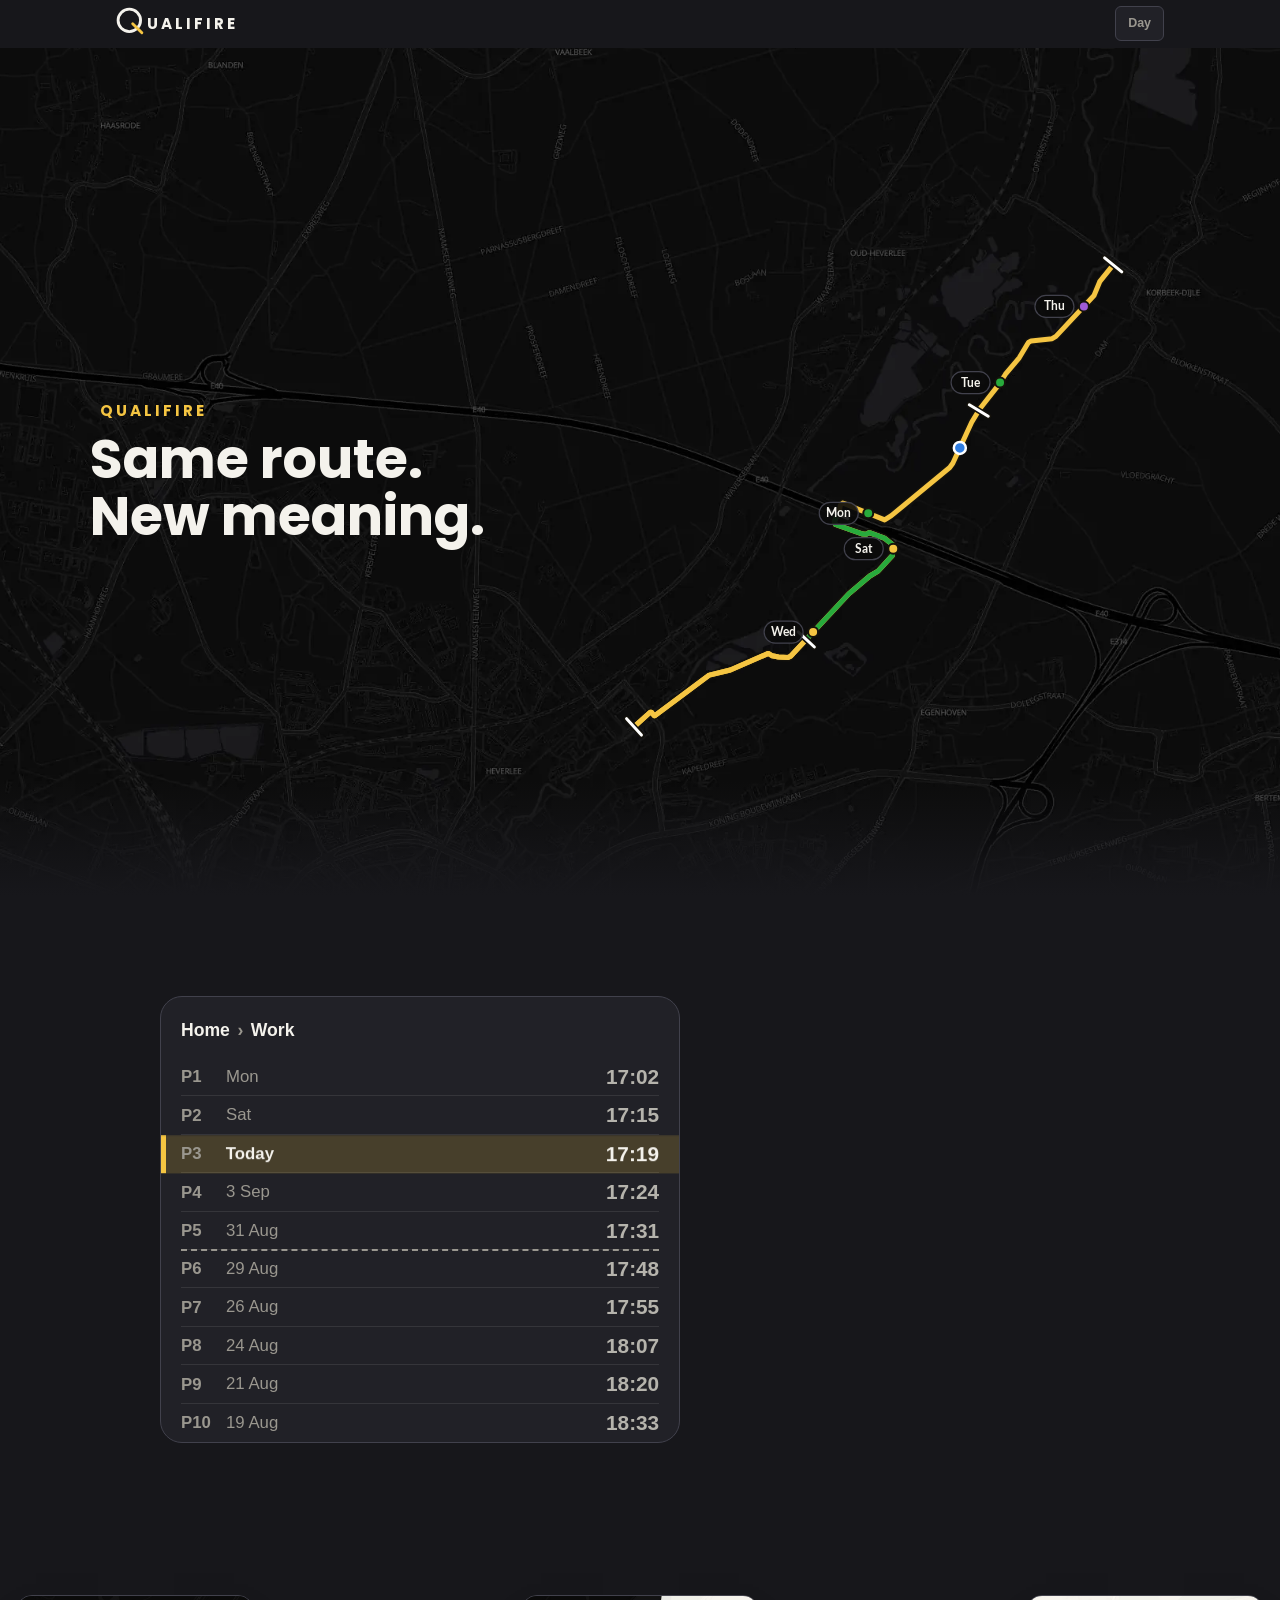
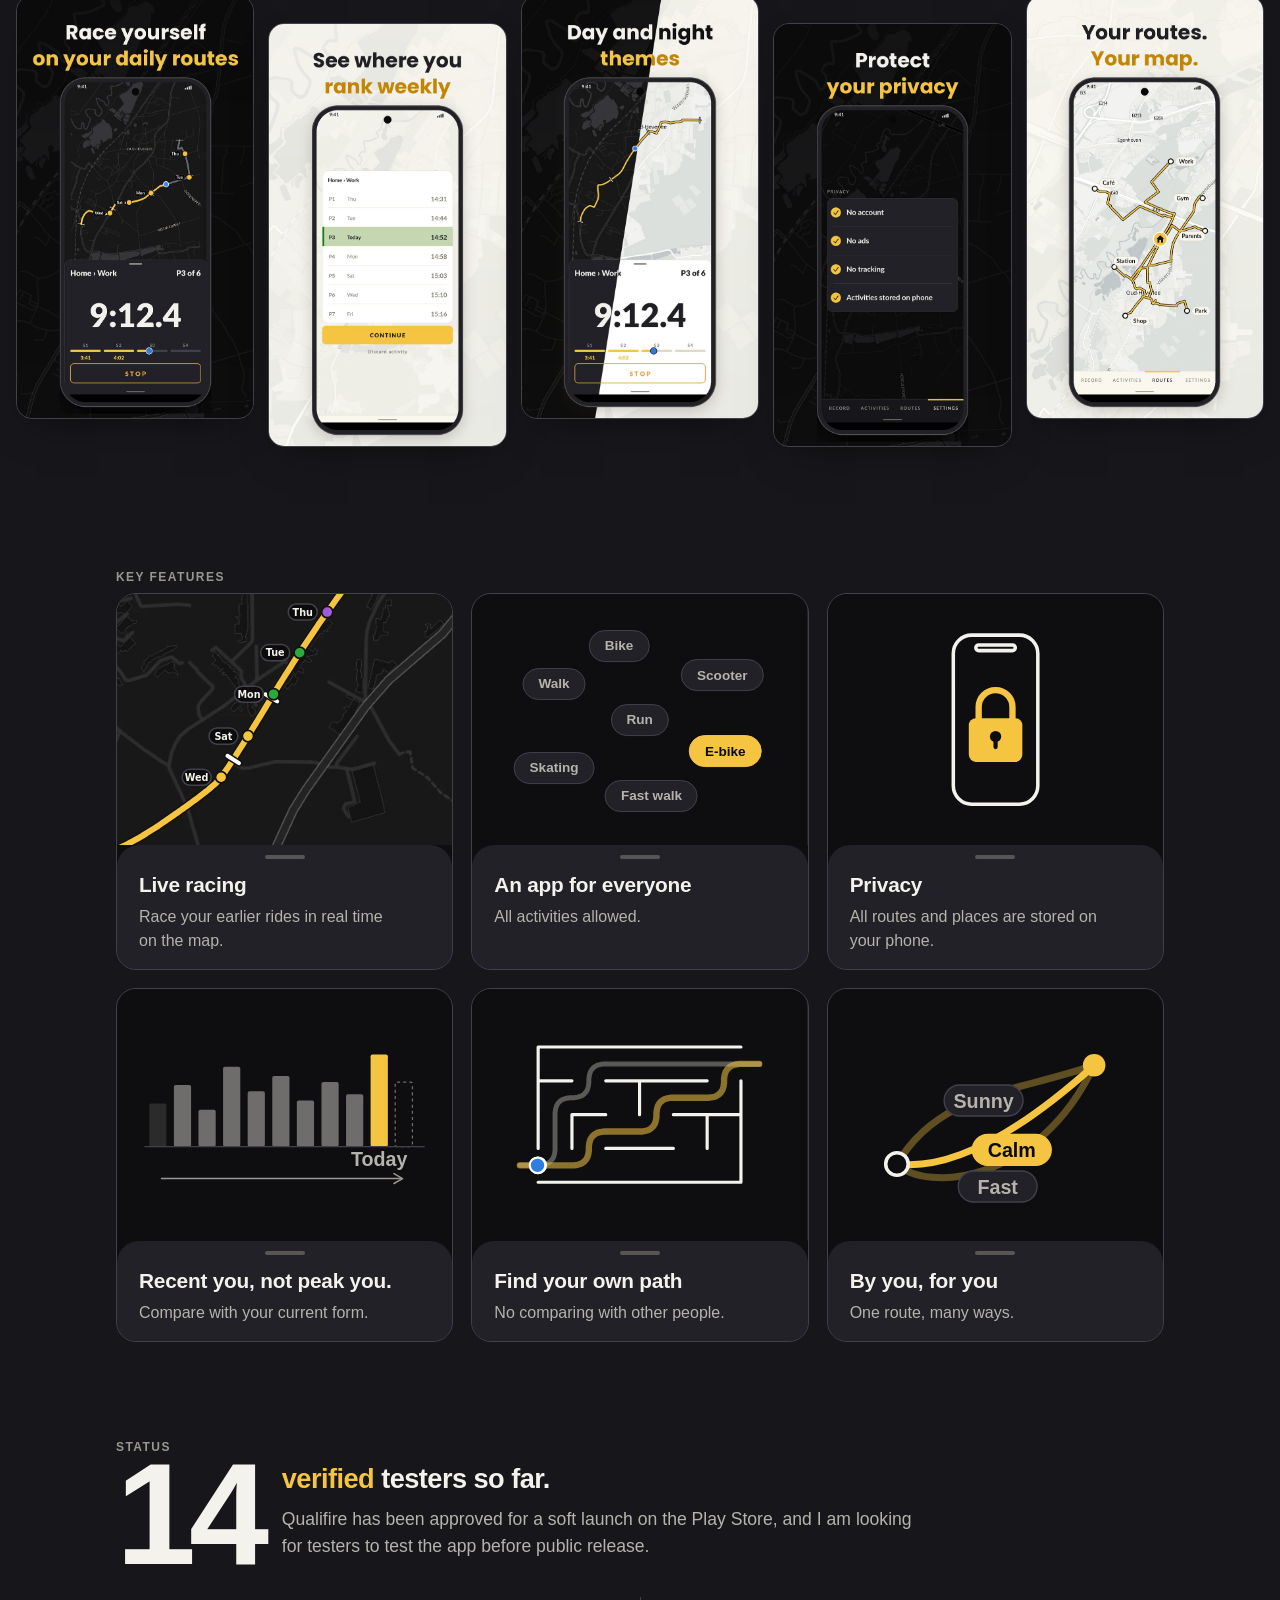
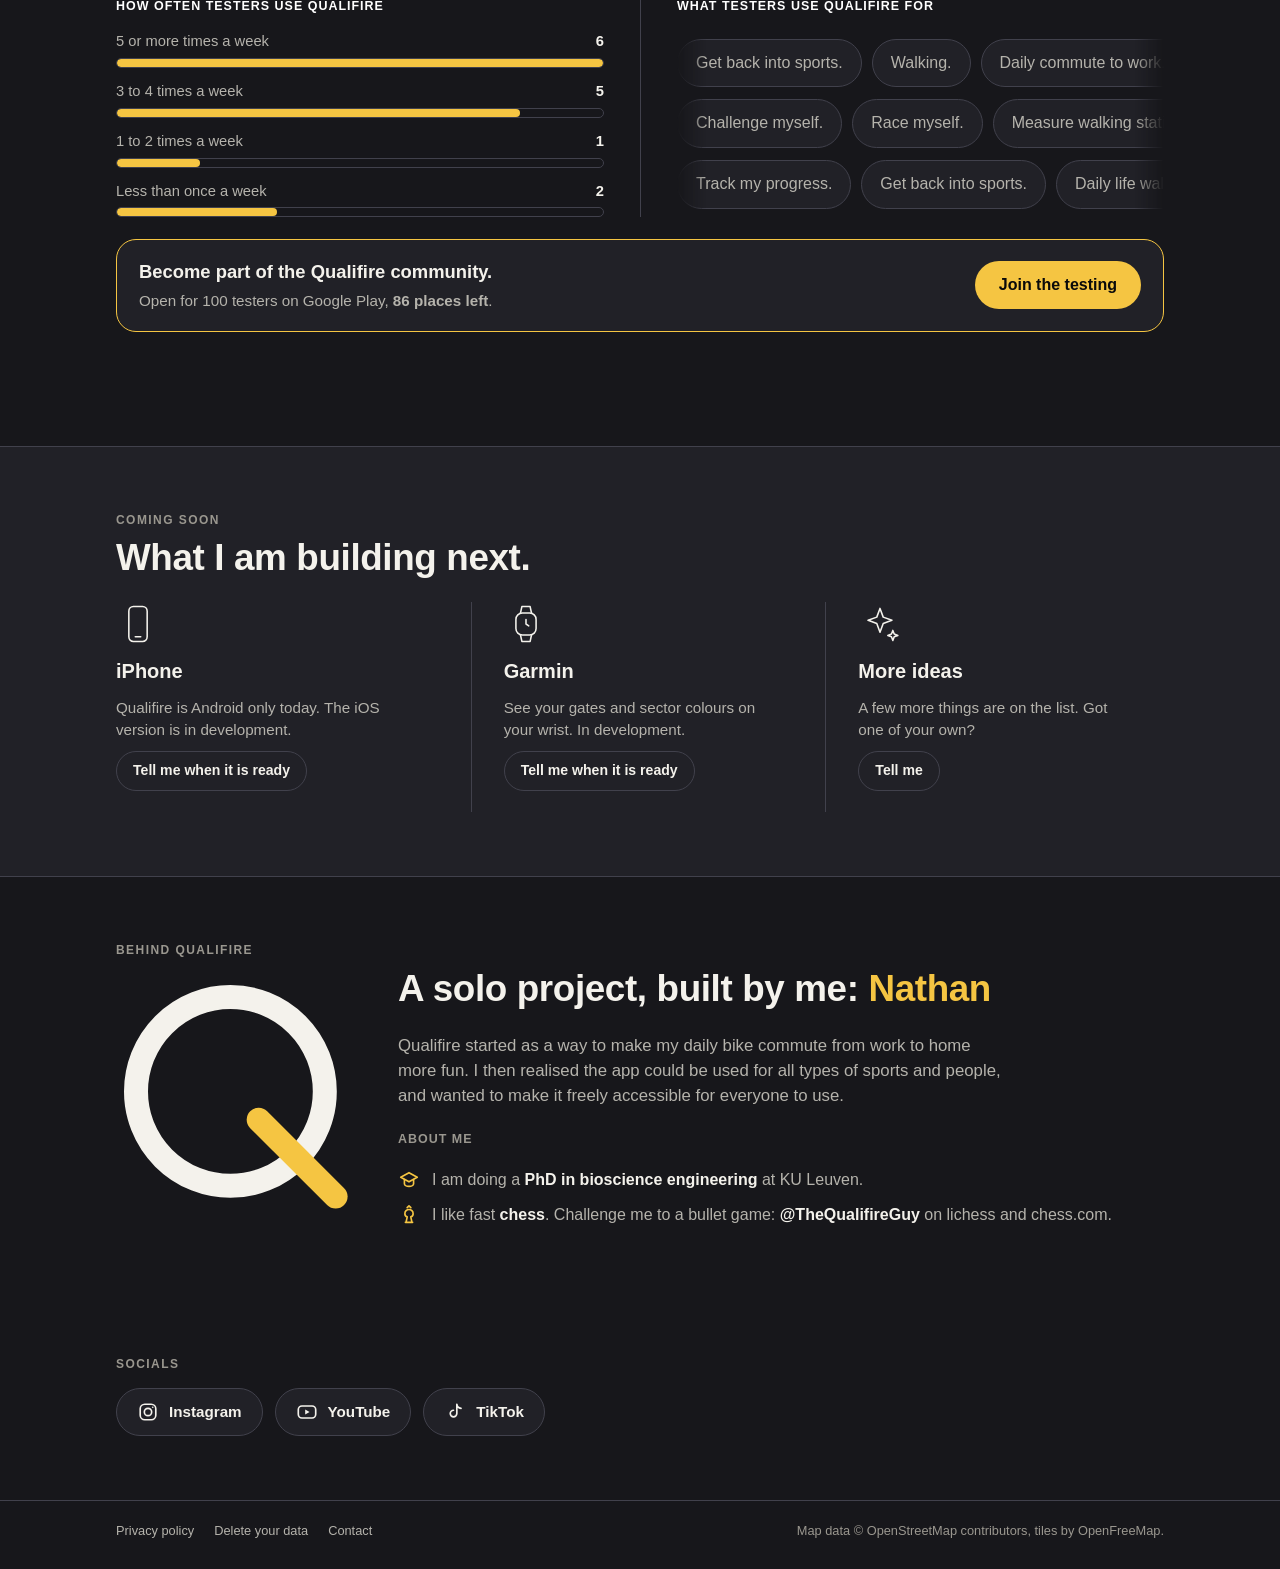
<file: index.html>
<!DOCTYPE html>
<html lang="en">
<head>
<meta charset="UTF-8">
<meta name="viewport" content="width=device-width, initial-scale=1.0">
<title>Qualifire | Same route. New meaning.</title>
<meta name="description" content="Same route. New meaning. Android. Closed test on Google Play.">
<link rel="icon" type="image/svg+xml" href="favicon.svg">
<link rel="stylesheet" href="style.css?v=20261121b">
<link rel="stylesheet" href="built.css?v=20261026a">
<link rel="stylesheet" href="key-features.css?v=20261119e">
<link rel="stylesheet" href="sections-base.css?v=20261121d">
<link rel="stylesheet" href="testers.css?v=20261111b">
<link rel="stylesheet" href="coming-soon.css?v=20261111b">
<link rel="stylesheet" href="about.css?v=20261111b">
<script src="theme.js?v=20261119a"></script>
</head>
<body>
<header class="top"><a class="brand wm" href="./" aria-label="Qualifire"><svg class="qh" viewBox="116 78 294 294" aria-hidden="true"><circle cx="256" cy="218" r="118" fill="none" stroke="var(--ink)" stroke-width="30" stroke-linecap="round"/><line x1="291.355" y1="253.355" x2="387.5206" y2="349.5206" stroke="#F5C542" stroke-width="30" stroke-linecap="round"/></svg><span aria-hidden="true">UALIFIRE</span></a><button class="toggle" id="theme" type="button">Day</button></header>
<main>
<div class="h2wrap"><section class="hero2" id="hero" aria-label="Qualifire"><div class="sw" id="sw"><div class="sm n"></div><div class="sm d"></div><svg class="sr" id="sr" viewBox="0 0 3200 1800" preserveAspectRatio="xMidYMid slice" aria-hidden="true"></svg></div><div class="txt"><h1>Qualifire</h1><p><span>Same route.</span> <span class="l2">New meaning.</span></p></div></section></div>

<section class="block" id="ranking"><div class="wrap">
<div class="rk" id="rk"><div class="rk-card" id="rk-card" role="img" aria-label="Ranking"><div class="rk-hdr">Home <i>&rsaquo;</i> Work</div><div class="rk-rows"><div class="rk-n" style="--i:0">P1</div><div class="rk-n" style="--i:1">P2</div><div class="rk-n" style="--i:2">P3</div><div class="rk-n" style="--i:3">P4</div><div class="rk-n" style="--i:4">P5</div><div class="rk-n" style="--i:5">P6</div><div class="rk-n" style="--i:6">P7</div><div class="rk-n" style="--i:7">P8</div><div class="rk-n" style="--i:8">P9</div><div class="rk-n" style="--i:9">P10</div><div class="rk-row" id="rk-r1"><span class="rk-who">Mon</span><span class="rk-time">17:02</span></div><div class="rk-row" id="rk-r2"><span class="rk-who">Sat</span><span class="rk-time">17:15</span></div><div class="rk-row" id="rk-r3"><span class="rk-who">3 Sep</span><span class="rk-time">17:24</span></div><div class="rk-row" id="rk-r4"><span class="rk-who">31 Aug</span><span class="rk-time">17:31</span></div><div class="rk-row" id="rk-r5"><span class="rk-who">29 Aug</span><span class="rk-time">17:48</span></div><div class="rk-row" id="rk-r6"><span class="rk-who">26 Aug</span><span class="rk-time">17:55</span></div><div class="rk-row" id="rk-r7"><span class="rk-who">24 Aug</span><span class="rk-time">18:07</span></div><div class="rk-row" id="rk-r8"><span class="rk-who">21 Aug</span><span class="rk-time">18:20</span></div><div class="rk-row" id="rk-r9"><span class="rk-who">19 Aug</span><span class="rk-time">18:33</span></div><div class="rk-row" id="rk-r10"><span class="rk-who">12 Aug</span><span class="rk-time">18:48</span></div><div class="rk-avg" id="rk-avg"></div><div class="rk-row today" id="rk-today"><span class="rk-who">Today</span><span class="rk-time rk-stack"><span class="tv1">18:01</span><span class="tv2">17:19</span><span class="tv3">16:58</span></span></div></div></div><div class="rk-side"><div class="rk-caps" aria-live="off"><div class="rk-cap t1" id="rk-cy"><b>Yellow.</b><span>Below your average.</span></div><div class="rk-cap t2" id="rk-cg"><b>Green.</b><span>Above your average.</span></div><div class="rk-cap t3" id="rk-cp"><b>Purple.</b><span>Best recent performance.</span></div></div></div></div>
</div></section>

<section class="block" id="screens"><div class="wrap"><div class="phrow"><figure class="ph"><img loading="lazy" decoding="async" src="assets/cards/01_race-yourself.jpg" width="720" height="1280" alt="Illustration: Race yourself on your daily routes"></figure><figure class="ph"><img loading="lazy" decoding="async" src="assets/cards/02_ranking.jpg" width="720" height="1280" alt="Illustration: See where you rank weekly"></figure><figure class="ph"><img loading="lazy" decoding="async" src="assets/cards/03_day-night-split.jpg" width="720" height="1280" alt="Illustration: Day and night themes"></figure><figure class="ph"><img loading="lazy" decoding="async" src="assets/cards/04_privacy.jpg" width="720" height="1280" alt="Illustration: Protect your privacy"></figure><figure class="ph"><img loading="lazy" decoding="async" src="assets/cards/05_routes.jpg" width="720" height="1280" alt="Illustration: Your routes. Your map."></figure></div></div></section>

<section class="block" id="built-in"><div class="wrap"><h2 class="label">Key features</h2><ul class="sp-grid">
<li class="sp-card fc" data-f="1"><a class="fc-btn" href="feature.html?f=1"><span class="sp-vis"><img class="bi-n" src="assets/kf-route-night.webp" width="1120" height="625" loading="lazy" decoding="async" alt=""><img class="bi-d" src="assets/kf-route-day.webp" width="1120" height="625" loading="lazy" decoding="async" alt=""><svg class="sp-ov kf-live" viewBox="0 0 1120 625" preserveAspectRatio="xMidYMid slice" role="img" aria-label="Illustration"><path class="r-c" d="M63.8 656.4 L69.6 654.9 L75.5 653.4 L81.3 651.9 L87.1 650.4 L92.9 648.9 L98.7 647.4 L104.5 645.8 L110.3 644.3 L116.1 642.8 L121.9 641.3 L127.7 639.8 L133.4 637.8 L138.9 635.4 L144.4 633.1 L149.9 630.7 L155.4 628.3 L160.9 626.0 L166.3 623.3 L171.6 620.4 L176.8 617.5 L182.1 614.7 L187.4 611.8 L192.6 608.9 L197.9 606.1 L203.1 603.1 L208.2 599.9 L213.3 596.7 L218.4 593.5 L223.4 590.3 L228.5 587.1 L233.6 584.0 L238.7 580.8 L243.8 577.6 L248.8 574.3 L253.7 570.8 L258.6 567.4 L263.6 564.0 L268.5 560.6 L273.4 557.2 L278.4 553.8 L283.3 550.4 L288.2 546.9 L293.2 543.5 L298.1 540.1 L303.0 536.6 L307.8 533.1 L312.7 529.6 L317.6 526.1 L322.4 522.6 L327.3 519.1 L332.2 515.5 L337.0 512.0 L341.8 508.4 L346.6 504.8 L351.3 501.1 L356.1 497.5 L360.9 493.8 L365.6 490.2 L370.3 486.4 L374.9 482.5 L379.4 478.6 L384.0 474.7 L388.5 470.8 L392.7 466.5 L396.7 462.0 L400.7 457.5 L404.1 452.6 L407.6 447.7 L411.0 442.8 L414.4 437.8 L417.8 432.9 L421.2 428.0 L424.5 423.0 L427.8 417.9 L431.0 412.9 L434.3 407.8 L437.5 402.8 L440.7 397.7 L444.0 392.7 L447.2 387.6 L450.5 382.6 L453.7 377.5 L456.9 372.4 L460.0 367.3 L463.2 362.2 L466.3 357.1 L469.5 352.0 L472.6 346.9 L475.8 341.8 L478.9 336.7 L482.1 331.6 L485.3 326.5 L488.4 321.4 L491.6 316.3 L494.7 311.2 L497.8 306.1 L501.0 300.9 L504.1 295.8 L507.2 290.7 L510.3 285.5 L513.4 280.4 L516.5 275.3 L519.6 270.1 L522.7 265.0 L525.8 259.9 L528.9 254.7 L532.0 249.6 L535.1 244.5 L538.2 239.3 L541.3 234.2 L544.4 229.1 L547.5 223.9 L550.8 218.9 L554.0 213.8 L557.2 208.7 L560.4 203.7 L563.6 198.6 L566.9 193.6 L570.1 188.5 L573.3 183.4 L576.5 178.4 L579.8 173.3 L583.0 168.2 L586.2 163.2 L589.4 158.1 L592.6 153.1 L595.9 148.0 L599.1 142.9 L602.4 138.0 L605.8 133.0 L609.1 128.0 L612.5 123.0 L615.8 118.0 L619.2 113.1 L622.5 108.1 L625.9 103.1 L629.2 98.1 L632.6 93.1 L635.9 88.2 L639.3 83.2 L642.6 78.2 L645.9 73.2 L649.3 68.2 L652.8 63.4 L656.3 58.5 L659.8 53.6 L663.2 48.7 L666.7 43.8 L670.2 38.9 L673.7 34.1 L677.2 29.2 L680.7 24.3 L684.1 19.4 L687.6 14.5 L691.1 9.6 L694.6 4.7 L698.1 -0.1 L701.7 -4.9 L705.3 -9.7 L709.0 -14.5 L712.6 -19.3 L716.2 -24.0 L719.9 -28.8 L723.5 -33.6 L727.1 -38.3 L730.8 -43.1 L734.4 -47.9 L738.0 -52.7 L741.7 -57.4 L745.3 -62.2 L749.0 -66.9 L752.8 -71.6 L756.6 -76.3 L760.4 -80.9 L764.2 -85.6 L767.9 -90.2 L771.7 -94.9 L775.5 -99.5 L779.3 -104.2 L783.1 -108.8 L786.9 -113.5 L790.9 -117.9 L795.0 -122.3 L799.1 -126.7 L803.1 -131.1 L807.2 -135.6 L811.3 -140.0 L815.3 -144.4 L819.9 -148.3 L824.5 -152.0 L829.2 -155.8 L833.9 -159.6 L839.4 -160.9 L845.4 -160.7 L851.3 -160.5 L857.3 -160.3 L859.3 -160.2"/><path class="r-g" data-kf-route d="M63.8 656.4 L69.6 654.9 L75.5 653.4 L81.3 651.9 L87.1 650.4 L92.9 648.9 L98.7 647.4 L104.5 645.8 L110.3 644.3 L116.1 642.8 L121.9 641.3 L127.7 639.8 L133.4 637.8 L138.9 635.4 L144.4 633.1 L149.9 630.7 L155.4 628.3 L160.9 626.0 L166.3 623.3 L171.6 620.4 L176.8 617.5 L182.1 614.7 L187.4 611.8 L192.6 608.9 L197.9 606.1 L203.1 603.1 L208.2 599.9 L213.3 596.7 L218.4 593.5 L223.4 590.3 L228.5 587.1 L233.6 584.0 L238.7 580.8 L243.8 577.6 L248.8 574.3 L253.7 570.8 L258.6 567.4 L263.6 564.0 L268.5 560.6 L273.4 557.2 L278.4 553.8 L283.3 550.4 L288.2 546.9 L293.2 543.5 L298.1 540.1 L303.0 536.6 L307.8 533.1 L312.7 529.6 L317.6 526.1 L322.4 522.6 L327.3 519.1 L332.2 515.5 L337.0 512.0 L341.8 508.4 L346.6 504.8 L351.3 501.1 L356.1 497.5 L360.9 493.8 L365.6 490.2 L370.3 486.4 L374.9 482.5 L379.4 478.6 L384.0 474.7 L388.5 470.8 L392.7 466.5 L396.7 462.0 L400.7 457.5 L404.1 452.6 L407.6 447.7 L411.0 442.8 L414.4 437.8 L417.8 432.9 L421.2 428.0 L424.5 423.0 L427.8 417.9 L431.0 412.9 L434.3 407.8 L437.5 402.8 L440.7 397.7 L444.0 392.7 L447.2 387.6 L450.5 382.6 L453.7 377.5 L456.9 372.4 L460.0 367.3 L463.2 362.2 L466.3 357.1 L469.5 352.0 L472.6 346.9 L475.8 341.8 L478.9 336.7 L482.1 331.6 L485.3 326.5 L488.4 321.4 L491.6 316.3 L494.7 311.2 L497.8 306.1 L501.0 300.9 L504.1 295.8 L507.2 290.7 L510.3 285.5 L513.4 280.4 L516.5 275.3 L519.6 270.1 L522.7 265.0 L525.8 259.9 L528.9 254.7 L532.0 249.6 L535.1 244.5 L538.2 239.3 L541.3 234.2 L544.4 229.1 L547.5 223.9 L550.8 218.9 L554.0 213.8 L557.2 208.7 L560.4 203.7 L563.6 198.6 L566.9 193.6 L570.1 188.5 L573.3 183.4 L576.5 178.4 L579.8 173.3 L583.0 168.2 L586.2 163.2 L589.4 158.1 L592.6 153.1 L595.9 148.0 L599.1 142.9 L602.4 138.0 L605.8 133.0 L609.1 128.0 L612.5 123.0 L615.8 118.0 L619.2 113.1 L622.5 108.1 L625.9 103.1 L629.2 98.1 L632.6 93.1 L635.9 88.2 L639.3 83.2 L642.6 78.2 L645.9 73.2 L649.3 68.2 L652.8 63.4 L656.3 58.5 L659.8 53.6 L663.2 48.7 L666.7 43.8 L670.2 38.9 L673.7 34.1 L677.2 29.2 L680.7 24.3 L684.1 19.4 L687.6 14.5 L691.1 9.6 L694.6 4.7 L698.1 -0.1 L701.7 -4.9 L705.3 -9.7 L709.0 -14.5 L712.6 -19.3 L716.2 -24.0 L719.9 -28.8 L723.5 -33.6 L727.1 -38.3 L730.8 -43.1 L734.4 -47.9 L738.0 -52.7 L741.7 -57.4 L745.3 -62.2 L749.0 -66.9 L752.8 -71.6 L756.6 -76.3 L760.4 -80.9 L764.2 -85.6 L767.9 -90.2 L771.7 -94.9 L775.5 -99.5 L779.3 -104.2 L783.1 -108.8 L786.9 -113.5 L790.9 -117.9 L795.0 -122.3 L799.1 -126.7 L803.1 -131.1 L807.2 -135.6 L811.3 -140.0 L815.3 -144.4 L819.9 -148.3 L824.5 -152.0 L829.2 -155.8 L833.9 -159.6 L839.4 -160.9 L845.4 -160.7 L851.3 -160.5 L857.3 -160.3 L859.3 -160.2"/><path class="gt-c" d="M417.8 402.0 L446.4 420.4"/><path class="gt-c" d="M512.3 249.3 L541.4 266.9"/><path class="gt" d="M417.8 402.0 L446.4 420.4"/><path class="gt" d="M512.3 249.3 L541.4 266.9"/><g class="kf-dots"></g></svg><span class="fc-ov" aria-hidden="true"><span class="fc-lines"><span class="fc-p">Your earlier activities appear as dots that move at their real pace.</span><span class="fc-p">You see live whether you are ahead or behind.</span><span class="fc-p">Chase individual sectors or whole route bests.</span></span><span class="fc-more-l">More</span></span></span><span class="sp-body"><span class="fc-t">Live racing</span><span class="fc-s">Race your earlier rides in real time on the map.</span><svg class="fc-chev" viewBox="0 0 24 24" aria-hidden="true"><path d="M9 6l6 6-6 6"/></svg></span></a></li>
<li class="sp-card fc" data-f="2"><a class="fc-btn" href="feature.html?f=2"><span class="sp-vis sp-vis2"><span class="sp-pills"><span style="left:43%;top:15%" class="sp-pill">Bike</span><span style="left:50%;top:50%" class="sp-pill">Run</span><span style="left:21%;top:33%" class="sp-pill">Walk</span><span style="left:79%;top:65%" class="sp-pill">E-bike</span><span style="left:54%;top:86%" class="sp-pill on">Fast walk</span><span style="left:78%;top:29%" class="sp-pill">Scooter</span><span style="left:21%;top:73%" class="sp-pill">Skating</span></span><span class="fc-ov" aria-hidden="true"><span class="fc-lines"><span class="fc-p">Bike, run, walk, e-bike, fast walk, or type your own.</span><span class="fc-p">Whatever gets you moving can be logged in the app.</span></span><span class="fc-more-l">More</span></span></span><span class="sp-body"><span class="fc-t">An app for everyone</span><span class="fc-s">All activities allowed.</span><svg class="fc-chev" viewBox="0 0 24 24" aria-hidden="true"><path d="M9 6l6 6-6 6"/></svg></span></a></li>
<li class="sp-card fc" data-f="3"><a class="fc-btn" href="feature.html?f=3"><span class="sp-vis sp-vis2"><svg class="sp-art lA" viewBox="0 0 400 300" role="img" aria-label="Illustration"><g class="lph"><rect class="a-st" x="140" y="30" width="120" height="240" rx="26"/><rect class="a-st" x="172" y="44" width="56" height="8" rx="4"/><g class="lk"><path class="a-y sh" d="M176 148 V132 a24 24 0 0 1 48 0 V148"/><rect class="a-yf bd" x="162" y="148" width="76" height="62" rx="10"/><circle class="a-bg" cx="200" cy="174" r="8"/><rect class="a-bg" x="197" y="174" width="6" height="18" rx="3"/></g></g></svg><span class="fc-ov" aria-hidden="true"><span class="fc-lines"><span class="fc-p">Your rides and results are stored only on your phone.</span><span class="fc-p">No account, no ads, no location tracking.</span></span><span class="fc-more-l">More</span></span></span><span class="sp-body"><span class="fc-t">Privacy</span><span class="fc-s">All routes and places are stored on your phone.</span><svg class="fc-chev" viewBox="0 0 24 24" aria-hidden="true"><path d="M9 6l6 6-6 6"/></svg></span></a></li>
<li class="sp-card fc" data-f="4"><a class="fc-btn" href="feature.html?f=4"><span class="sp-vis sp-vis2"><svg class="sp-art rw-art" viewBox="0 0 480 256" role="img" aria-label="Illustration"><g class="roll"><rect class="rw-out" x="20" y="110" width="28" height="70" rx="3"/><rect class="rw-bar" x="60" y="80" width="28" height="100" rx="3"/><rect class="rw-bar" x="100" y="120" width="28" height="60" rx="3"/><rect class="rw-bar" x="140" y="50" width="28" height="130" rx="3"/><rect class="rw-bar" x="180" y="90" width="28" height="90" rx="3"/><rect class="rw-bar" x="220" y="65" width="28" height="115" rx="3"/><rect class="rw-bar" x="260" y="105" width="28" height="75" rx="3"/><rect class="rw-bar" x="300" y="75" width="28" height="105" rx="3"/><rect class="rw-bar" x="340" y="95" width="28" height="85" rx="3"/><rect class="rw-bar-y" x="380" y="30" width="28" height="150" rx="3"/></g><rect class="rw-in" x="420" y="75" width="28" height="105" rx="3"/><line class="rw-base" x1="12" y1="180" x2="468" y2="180"/><text class="rw-t" x="394" y="212" text-anchor="middle">Today</text><path class="rw-arr" d="M40 232 H430"/><path class="rw-arr" d="M418 224 L432 232 L418 240"/></svg><span class="fc-ov" aria-hidden="true"><span class="fc-lines"><span class="fc-p">You are compared only to your most recent activities.</span><span class="fc-p">Old activities roll out as new ones come in.</span><span class="fc-p">So you race your current form, not an old record.</span></span><span class="fc-more-l">More</span></span></span><span class="sp-body"><span class="fc-t">Recent you, not peak you.</span><span class="fc-s">Compare with your current form.</span><svg class="fc-chev" viewBox="0 0 24 24" aria-hidden="true"><path d="M9 6l6 6-6 6"/></svg></span></a></li>
<li class="sp-card fc" data-f="5"><a class="fc-btn" href="feature.html?f=5"><span class="sp-vis sp-vis2"><svg class="sp-art" viewBox="0 0 400 300" role="img" aria-label="Illustration"><path style="fill:none;stroke:var(--ink);stroke-width:4.5;stroke-linecap:round;stroke-linejoin:round;opacity:1" d="M56.0 54.0 L56.0 102.0 M56.0 102.0 L56.0 150.0 M56.0 150.0 L56.0 198.0 M104.0 150.0 L104.0 198.0 M200.0 102.0 L200.0 150.0 M296.0 150.0 L296.0 198.0 M344.0 102.0 L344.0 150.0 M344.0 150.0 L344.0 198.0 M344.0 198.0 L344.0 246.0 M56.0 54.0 L104.0 54.0 M104.0 54.0 L152.0 54.0 M152.0 54.0 L200.0 54.0 M200.0 54.0 L248.0 54.0 M248.0 54.0 L296.0 54.0 M296.0 54.0 L344.0 54.0 M56.0 102.0 L104.0 102.0 M152.0 102.0 L200.0 102.0 M200.0 102.0 L248.0 102.0 M248.0 102.0 L296.0 102.0 M104.0 150.0 L152.0 150.0 M248.0 150.0 L296.0 150.0 M296.0 150.0 L344.0 150.0 M152.0 198.0 L200.0 198.0 M200.0 198.0 L248.0 198.0 M56.0 246.0 L104.0 246.0 M104.0 246.0 L152.0 246.0 M152.0 246.0 L200.0 246.0 M200.0 246.0 L248.0 246.0 M248.0 246.0 L296.0 246.0 M296.0 246.0 L344.0 246.0"/><path style="fill:none;stroke:var(--dim);stroke-width:7;stroke-linecap:round;stroke-linejoin:round;opacity:.55" d="M30.0 222.0 L30.8 222.0 L32.3 222.0 L34.7 222.0 L37.8 222.0 L41.7 222.0 L46.4 222.0 L51.9 222.0 L58.1 222.0 L63.6 221.2 L68.3 219.8 L72.2 217.5 L75.3 214.5 L77.7 210.8 L79.2 206.2 L80.0 201.0 L80.0 195.0 L80.0 189.0 L80.0 183.0 L80.0 177.0 L80.0 171.0 L80.0 165.0 L80.0 159.0 L80.0 153.0 L80.0 147.0 L80.8 141.8 L82.2 137.2 L84.5 133.5 L87.5 130.5 L91.2 128.2 L95.8 126.8 L101.0 126.0 L107.0 126.0 L112.2 125.2 L116.8 123.8 L120.5 121.5 L123.5 118.5 L125.8 114.8 L127.2 110.2 L128.0 105.0 L128.0 99.0 L128.8 93.8 L130.2 89.2 L132.5 85.5 L135.5 82.5 L139.2 80.2 L143.8 78.8 L149.0 78.0 L155.0 78.0 L161.0 78.0 L167.0 78.0 L173.0 78.0 L179.0 78.0 L185.0 78.0 L191.0 78.0 L197.0 78.0 L203.0 78.0 L209.0 78.0 L215.0 78.0 L221.0 78.0 L227.0 78.0 L233.0 78.0 L239.0 78.0 L245.0 78.0 L251.0 78.0 L257.0 78.0 L263.0 78.0 L269.0 78.0 L275.0 78.0 L281.0 78.0 L287.0 78.0 L293.0 78.0 L299.0 78.0 L305.0 78.0 L311.1 78.0 L317.2 78.0 L323.3 78.0 L329.5 78.0 L335.7 78.0 L341.9 78.0 L348.1 78.0 L353.6 78.0 L358.3 78.0 L362.2 78.0 L365.3 78.0 L367.7 78.0 L369.2 78.0 L370.0 78.0"/><path style="fill:none;stroke:var(--yellow);stroke-width:9;stroke-linecap:round;stroke-linejoin:round;opacity:.55" d="M30.0 222.0 L30.8 222.0 L32.3 222.0 L34.7 222.0 L37.8 222.0 L41.7 222.0 L46.4 222.0 L51.9 222.0 L58.1 222.0 L64.3 222.0 L70.5 222.0 L76.7 222.0 L82.8 222.0 L88.9 222.0 L95.0 222.0 L101.0 222.0 L107.0 222.0 L112.2 221.2 L116.8 219.8 L120.5 217.5 L123.5 214.5 L125.8 210.8 L127.2 206.2 L128.0 201.0 L128.0 195.0 L128.8 189.8 L130.2 185.2 L132.5 181.5 L135.5 178.5 L139.2 176.2 L143.8 174.8 L149.0 174.0 L155.0 174.0 L161.0 174.0 L167.0 174.0 L173.0 174.0 L179.0 174.0 L185.0 174.0 L191.0 174.0 L197.0 174.0 L203.0 174.0 L208.2 173.2 L212.8 171.8 L216.5 169.5 L219.5 166.5 L221.8 162.8 L223.2 158.2 L224.0 153.0 L224.0 147.0 L224.8 141.8 L226.2 137.2 L228.5 133.5 L231.5 130.5 L235.2 128.2 L239.8 126.8 L245.0 126.0 L251.0 126.0 L257.0 126.0 L263.0 126.0 L269.0 126.0 L275.0 126.0 L281.0 126.0 L287.0 126.0 L293.0 126.0 L299.0 126.0 L304.2 125.2 L308.8 123.8 L312.5 121.5 L315.5 118.5 L317.8 114.8 L319.2 110.2 L320.0 105.0 L320.0 99.0 L320.8 93.8 L322.3 89.2 L324.7 85.5 L327.8 82.5 L331.7 80.2 L336.4 78.8 L341.9 78.0 L348.1 78.0 L353.6 78.0 L358.3 78.0 L362.2 78.0 L365.3 78.0 L367.7 78.0 L369.2 78.0 L370.0 78.0"/><circle r="11" style="fill:var(--dim);stroke:#fff;stroke-width:3"><animateMotion path="M30.0 222.0 L30.8 222.0 L32.3 222.0 L34.7 222.0 L37.8 222.0 L41.7 222.0 L46.4 222.0 L51.9 222.0 L58.1 222.0 L63.6 221.2 L68.3 219.8 L72.2 217.5 L75.3 214.5 L77.7 210.8 L79.2 206.2 L80.0 201.0 L80.0 195.0 L80.0 189.0 L80.0 183.0 L80.0 177.0 L80.0 171.0 L80.0 165.0 L80.0 159.0 L80.0 153.0 L80.0 147.0 L80.8 141.8 L82.2 137.2 L84.5 133.5 L87.5 130.5 L91.2 128.2 L95.8 126.8 L101.0 126.0 L107.0 126.0 L112.2 125.2 L116.8 123.8 L120.5 121.5 L123.5 118.5 L125.8 114.8 L127.2 110.2 L128.0 105.0 L128.0 99.0 L128.8 93.8 L130.2 89.2 L132.5 85.5 L135.5 82.5 L139.2 80.2 L143.8 78.8 L149.0 78.0 L155.0 78.0 L161.0 78.0 L167.0 78.0 L173.0 78.0 L179.0 78.0 L185.0 78.0 L191.0 78.0 L197.0 78.0 L203.0 78.0 L209.0 78.0 L215.0 78.0 L221.0 78.0 L227.0 78.0 L233.0 78.0 L239.0 78.0 L245.0 78.0 L251.0 78.0 L257.0 78.0 L263.0 78.0 L269.0 78.0 L275.0 78.0 L281.0 78.0 L287.0 78.0 L293.0 78.0 L299.0 78.0 L305.0 78.0 L311.1 78.0 L317.2 78.0 L323.3 78.0 L329.5 78.0 L335.7 78.0 L341.9 78.0 L348.1 78.0 L353.6 78.0 L358.3 78.0 L362.2 78.0 L365.3 78.0 L367.7 78.0 L369.2 78.0 L370.0 78.0" dur="6s" repeatCount="indefinite" calcMode="linear"/></circle><circle r="11" style="fill:var(--rider);stroke:#fff;stroke-width:3"><animateMotion path="M30.0 222.0 L30.8 222.0 L32.3 222.0 L34.7 222.0 L37.8 222.0 L41.7 222.0 L46.4 222.0 L51.9 222.0 L58.1 222.0 L64.3 222.0 L70.5 222.0 L76.7 222.0 L82.8 222.0 L88.9 222.0 L95.0 222.0 L101.0 222.0 L107.0 222.0 L112.2 221.2 L116.8 219.8 L120.5 217.5 L123.5 214.5 L125.8 210.8 L127.2 206.2 L128.0 201.0 L128.0 195.0 L128.8 189.8 L130.2 185.2 L132.5 181.5 L135.5 178.5 L139.2 176.2 L143.8 174.8 L149.0 174.0 L155.0 174.0 L161.0 174.0 L167.0 174.0 L173.0 174.0 L179.0 174.0 L185.0 174.0 L191.0 174.0 L197.0 174.0 L203.0 174.0 L208.2 173.2 L212.8 171.8 L216.5 169.5 L219.5 166.5 L221.8 162.8 L223.2 158.2 L224.0 153.0 L224.0 147.0 L224.8 141.8 L226.2 137.2 L228.5 133.5 L231.5 130.5 L235.2 128.2 L239.8 126.8 L245.0 126.0 L251.0 126.0 L257.0 126.0 L263.0 126.0 L269.0 126.0 L275.0 126.0 L281.0 126.0 L287.0 126.0 L293.0 126.0 L299.0 126.0 L304.2 125.2 L308.8 123.8 L312.5 121.5 L315.5 118.5 L317.8 114.8 L319.2 110.2 L320.0 105.0 L320.0 99.0 L320.8 93.8 L322.3 89.2 L324.7 85.5 L327.8 82.5 L331.7 80.2 L336.4 78.8 L341.9 78.0 L348.1 78.0 L353.6 78.0 L358.3 78.0 L362.2 78.0 L365.3 78.0 L367.7 78.0 L369.2 78.0 L370.0 78.0" dur="6s" repeatCount="indefinite" calcMode="linear"/></circle></svg><span class="fc-ov" aria-hidden="true"><span class="fc-lines"><span class="fc-p">Qualifire is a personal app designed to make your daily routes more fun.</span><span class="fc-p">You always compare yourself to your past <em>selfs</em>, without outside distraction.</span></span><span class="fc-more-l">More</span></span></span><span class="sp-body"><span class="fc-t">Find your own path</span><span class="fc-s">No comparing with other people.</span><svg class="fc-chev" viewBox="0 0 24 24" aria-hidden="true"><path d="M9 6l6 6-6 6"/></svg></span></a></li>
<li class="sp-card fc" data-f="6"><a class="fc-btn" href="feature.html?f=6"><span class="sp-vis sp-vis2"><svg class="sp-art cyc cE" viewBox="0 0 400 300" role="img" aria-label="Illustration"><path class="a-line w0" d="M60 220 C120 120 220 120 340 80"/><path class="a-line w1 on" d="M60 220 C140 230 240 170 340 80"/><path class="a-line w2" d="M60 220 C100 260 260 250 340 80"/><circle class="a-ring2" cx="60" cy="220" r="16"/><circle class="a-yf" cx="340" cy="80" r="16"/><g class="a-chip"><rect class="w0" x="127" y="108" width="112" height="44" rx="22"/><rect class="w1 on" x="167" y="178" width="112" height="44" rx="22"/><rect class="w2" x="147" y="230" width="112" height="44" rx="22"/></g><g class="a-ct"><text class="w0" x="183" y="140" text-anchor="middle">Sunny</text><text class="w1 on" x="223" y="210" text-anchor="middle">Calm</text><text class="w2" x="203" y="262" text-anchor="middle">Fast</text></g></svg><span class="fc-ov" aria-hidden="true"><span class="fc-lines"><span class="fc-p">Life is not always a straight line, and neither are your routes.</span><span class="fc-p">Dry or wet, day or night, the short cut or the long way round: Qualifire keeps up with you.</span></span><span class="fc-more-l">More</span></span></span><span class="sp-body"><span class="fc-t">By you, for you</span><span class="fc-s">One route, many ways.</span><svg class="fc-chev" viewBox="0 0 24 24" aria-hidden="true"><path d="M9 6l6 6-6 6"/></svg></span></a></li></ul>
</div>
</section>

<section class="block ns" id="t7"><div class="wrap">
<div class="label">status</div><h2 style="font-size:clamp(1.6rem,4vw,2.3rem)">Help me get ready for public release.</h2><p class="sub tsub"><span class="n14" data-stat="testers">14</span><span class="cap"><em>verified</em> testers so far.</span><span class="tbody">Qualifire has been approved for a soft launch on the Play Store, and I am looking for testers to test the app before public release.&nbsp;</span></p>
<div class="tg"><div class="card"><p style="margin:0 0 18px"><span style="color: var(--ed-white);">How often testers use Qualifire</span></p><div class="bars"><div class="bar"><div class="l"><span>5 or more times a week</span><span>6</span></div><div class="t"><i style="--w:100%"></i></div></div><div class="bar"><div class="l"><span>3 to 4 times a week</span><span>5</span></div><div class="t"><i style="--w:83%"></i></div></div><div class="bar"><div class="l"><span>1 to 2 times a week</span><span>1</span></div><div class="t"><i style="--w:17%"></i></div></div><div class="bar"><div class="l"><span>Less than once a week</span><span>2</span></div><div class="t"><i style="--w:33%"></i></div></div></div></div><div class="card rc"><p style="margin:0 0 14px;font-weight:800"><span style="color: var(--ed-white);">What testers use Qualifire for</span></p><div class="lanes"><div class="lane"><span class="pill2">Get back into sports.</span><span class="pill2">Walking.</span><span class="pill2">Daily commute to work.</span><span class="pill2">Track my progress.</span><span class="pill2">Beating past me.</span><span class="pill2">Challenge myself.</span><span class="pill2">Race myself.</span><span class="pill2">Measure walking statistics.</span><span class="pill2">Daily life walks.</span><span class="pill2">Prepare for a race.</span><span class="pill2">Get back into sports.</span><span class="pill2">Walking.</span><span class="pill2">Daily commute to work.</span><span class="pill2">Track my progress.</span><span class="pill2">Beating past me.</span><span class="pill2">Challenge myself.</span><span class="pill2">Race myself.</span><span class="pill2">Measure walking statistics.</span><span class="pill2">Daily life walks.</span><span class="pill2">Prepare for a race.</span></div><div class="lane r s2"><span class="pill2">Challenge myself.</span><span class="pill2">Race myself.</span><span class="pill2">Measure walking statistics.</span><span class="pill2">Daily life walks.</span><span class="pill2">Prepare for a race.</span><span class="pill2">Get back into sports.</span><span class="pill2">Walking.</span><span class="pill2">Daily commute to work.</span><span class="pill2">Track my progress.</span><span class="pill2">Beating past me.</span><span class="pill2">Challenge myself.</span><span class="pill2">Race myself.</span><span class="pill2">Measure walking statistics.</span><span class="pill2">Daily life walks.</span><span class="pill2">Prepare for a race.</span><span class="pill2">Get back into sports.</span><span class="pill2">Walking.</span><span class="pill2">Daily commute to work.</span><span class="pill2">Track my progress.</span><span class="pill2">Beating past me.</span></div><div class="lane s3"><span class="pill2">Track my progress.</span><span class="pill2">Get back into sports.</span><span class="pill2">Daily life walks.</span><span class="pill2">Race myself.</span><span class="pill2">Daily commute to work.</span><span class="pill2">Prepare for a race.</span><span class="pill2">Walking.</span><span class="pill2">Measure walking statistics.</span><span class="pill2">Challenge myself.</span><span class="pill2">Beating past me.</span><span class="pill2">Track my progress.</span><span class="pill2">Get back into sports.</span><span class="pill2">Daily life walks.</span><span class="pill2">Race myself.</span><span class="pill2">Daily commute to work.</span><span class="pill2">Prepare for a race.</span><span class="pill2">Walking.</span><span class="pill2">Measure walking statistics.</span><span class="pill2">Challenge myself.</span><span class="pill2">Beating past me.</span></div></div></div></div>
<div class="recruit"><div><strong>Become part of the Qualifire community.</strong><p>Open for <span data-stat="total">100</span> testers on Google Play, <b data-stat="left">86 places left</b>.</p></div><button type="button" class="btn" id="apply-btn" aria-expanded="false" aria-controls="apply-form">Join the testing</button></div>
<div id="status" class="ns-form"><form class="st-form" id="apply-form" data-endpoint="https://script.google.com/macros/s/AKfycbwCrIKi8K1EWKfp8PsiWikagBOG5JpcITMp7Ny53pOhzdne70lJHXgQ5ppt4hfw7h87og/exec" hidden>
<div class="st-q"><label for="ap-use">What would you use Qualifire for?</label>
<textarea id="ap-use" name="use" rows="3" maxlength="1000" required></textarea></div>
<fieldset class="st-q"><legend>How often would you use it?</legend>
<div class="st-chips">
<label class="st-chip"><input type="radio" name="freq" value="less than once a week" required><span>Less than once a week</span></label>
<label class="st-chip"><input type="radio" name="freq" value="1-2 times a week"><span>1 to 2 times a week</span></label>
<label class="st-chip"><input type="radio" name="freq" value="3-4 times a week"><span>3 to 4 times a week</span></label>
<label class="st-chip"><input type="radio" name="freq" value="5 or more times a week"><span>5 or more times a week</span></label>
</div></fieldset>
<div class="st-q"><label for="ap-email">Your email</label>
<input id="ap-email" name="email" type="email" autocomplete="email" maxlength="200" required></div>
<div class="st-hp" aria-hidden="true"><label>Leave empty<input type="text" name="website" tabindex="-1" autocomplete="off" readonly></label></div>
<button type="submit" class="st-btn" id="apply-send">Send application</button>
<p class="st-msg" id="apply-msg" role="status" aria-live="polite"></p>
</form></div>
</div></section>
<section class="block ns" id="soon-na"><div class="wrap">
<div class="label">Coming soon</div><h2 style="font-size:clamp(1.6rem,4vw,2.3rem)">What I am building next.</h2>
<div class="cs" data-endpoint="https://script.google.com/macros/s/AKfycbwCrIKi8K1EWKfp8PsiWikagBOG5JpcITMp7Ny53pOhzdne70lJHXgQ5ppt4hfw7h87og/exec"><div class="card" data-k="iPhone"><svg class="ico" viewBox="0 0 48 48"><rect x="14" y="5" width="20" height="38" rx="5"/><path d="M21 38h6"/></svg><h3>iPhone</h3><p>Qualifire is Android only today. The iOS version is in development.</p><button type="button" class="nb">Tell me when it is ready</button><form class="inl" data-k="iPhone" data-kind="iphone"><input type="text" name="hp_check" tabindex="-1" autocomplete="off" readonly aria-hidden="true" style="position:absolute;left:-9999px;width:1px;height:1px;opacity:0"><input type="email" name="email" placeholder="Your email" autocomplete="email" maxlength="200" required aria-label="Your email"><button type="submit" class="go">Send</button></form></div><div class="card" data-k="Garmin"><svg class="ico" viewBox="0 0 48 48"><rect x="13" y="12" width="22" height="24" rx="7"/><path d="M18 12l1.500-7h9l1.500 7M18 36l1.500 7h9l1.500-7"/><path d="M24 19v5l3 2"/></svg><h3>Garmin</h3><p>See your gates and sector colours on your wrist. In development.</p><button type="button" class="nb">Tell me when it is ready</button><form class="inl" data-k="Garmin" data-kind="garmin"><input type="text" name="hp_check" tabindex="-1" autocomplete="off" readonly aria-hidden="true" style="position:absolute;left:-9999px;width:1px;height:1px;opacity:0"><input type="email" name="email" placeholder="Your email" autocomplete="email" maxlength="200" required aria-label="Your email"><button type="submit" class="go">Send</button></form></div><div class="card mys"><svg class="ico" viewBox="0 0 48 48"><path d="M24 7l3.500 9.500L37 20l-9.500 3.500L24 33l-3.500-9.500L11 20l9.500-3.500z"/><path d="M38 31l1.500 4 4 1.500-4 1.500L38 42l-1.500-4-4-1.500 4-1.500z"/></svg><h3>More ideas</h3><p>A few more things are on the list. Got one of your own?</p><button type="button" class="nb">Tell me</button><form class="inl" data-k="Idea" data-kind="idea"><input type="text" name="hp_check" tabindex="-1" autocomplete="off" readonly aria-hidden="true" style="position:absolute;left:-9999px;width:1px;height:1px;opacity:0"><input type="text" name="idea" placeholder="Your idea" maxlength="1000" required aria-label="Your idea"><input type="email" name="email" placeholder="Email (optional)" autocomplete="email" maxlength="200" aria-label="Your email, optional"><button type="submit" class="go">Send</button></form></div></div>
</div></section>
<section class="block ns" id="about-m1"><div class="wrap">
<div class="label">Behind Qualifire</div>
<div class="ab"><div class="vis"><svg class="qa" id="qm1" viewBox="116 78 294 294" aria-hidden="true"><g id="qm1g"><circle class="ring" cx="256" cy="218" r="118"/><line class="tail" x1="291.355" y1="253.355" x2="387.5206" y2="349.5206"/></g></svg></div><div><h2 style="font-size:clamp(1.6rem,4vw,2.3rem)">A solo project, built by me: <span style="color: var(--ytier);">Nathan</span></h2><p class="sub" style="margin-bottom:0">Qualifire started as a way to make my daily bike commute from work to home more fun.&nbsp;<span style="font-size: 1.05rem;">I then realised the app could be used for all types of sports and people, and wanted to make it freely accessible for everyone to use.</span></p><div class="fl">about me</div><ul class="facts"><li><svg viewBox="0 0 24 24"><path d="M3 9l9-5 9 5-9 5z"/><path d="M7 11.5V16c0 1.5 2.2 3 5 3s5-1.5 5-3v-4.5"/></svg><span>I am doing a <b>PhD in bioscience engineering</b> at KU Leuven.</span></li><li><svg viewBox="0 0 24 24"><path d="M8 20h8M9 20c0-3 1-4 1-6-1.5-.5-2.5-2-2.5-3.5A4.5 4.5 0 0112 6a4.5 4.5 0 014.5 4.5c0 1.5-1 3-2.5 3.5 0 2 1 3 1 6M10 4l2-2 2 2"/></svg><span>I like fast <b>chess</b>. Challenge me to a bullet game: <b>@TheQualifireGuy</b> on lichess and chess.com.</span></li></ul></div></div>
</div></section>
<section class="block" id="socials"><div class="wrap">
<div class="label">Socials</div>
<div class="soc">
<a href="https://www.instagram.com/thequalifireapp/" target="_blank" rel="noopener"><svg viewBox="0 0 24 24" aria-hidden="true"><rect x="3.5" y="3.5" width="17" height="17" rx="5"/><circle cx="12" cy="12" r="4"/><circle cx="17.2" cy="6.8" r=".9" class="dot"/></svg><span>Instagram</span></a>
<a href="https://www.youtube.com/@Qualifire-app" target="_blank" rel="noopener"><svg viewBox="0 0 24 24" aria-hidden="true"><rect x="2.5" y="5.5" width="19" height="13" rx="4"/><path d="M10 9.2v5.6l4.8-2.8z" class="fill"/></svg><span>YouTube</span></a>
<a href="https://www.tiktok.com/@thequalifireapp" target="_blank" rel="noopener"><svg viewBox="0 0 24 24" aria-hidden="true"><path d="M14 3.5v10.2a3.6 3.6 0 1 1-3.6-3.6M14 3.5c.3 2.5 2 4.3 4.6 4.5"/></svg><span>TikTok</span></a>
</div></div></section>
<script type="application/json" id="route-data">{"viewBox":[1920,1080],"points":[[660.6,923.9],[681.1,905.4],[682.5,905.3],[686.2,909.8],[687.3,909.5],[756.1,858.3],[782.7,851.9],[830.8,830.8],[835.8,833.8],[843.7,835.4],[855.7,836.1],[859.1,834.4],[932.8,755.3],[959.5,732.7],[969.9,726.5],[988.1,706.7],[989.4,696.9],[988.5,693.0],[977.8,684.6],[959.0,677.6],[954.9,679.7],[950.7,679.5],[915.9,667.4],[914.6,663.5],[921.1,648.8],[922.1,642.9],[925.2,640.3],[926.5,640.7],[978.3,661.6],[986.8,656.2],[1060.8,595.2],[1064.7,589.7],[1088.6,537.8],[1099.0,520.6],[1123.0,490.1],[1131.4,476.9],[1148.9,456.1],[1160.5,436.7],[1164.0,434.7],[1190.6,431.8],[1195.4,428.9],[1243.7,377.2],[1250.9,359.6],[1268.0,338.3]],"gates":[0,0.25,0.5,0.75,1]}</script>
<script src="hero.js?v=20261111b" defer></script>
<script src="tower.js?v=20261107a" defer></script>
<script src="key-features.js?v=20261119e" defer></script>
<script src="live-loop.js?v=20261107a" defer></script>
<script src="apply.js?v=20261121d" defer></script>
<script src="testers.js?v=20261111c" defer></script>
<script src="coming-soon.js?v=20261121d" defer></script>
<script src="about.js?v=20261111b" defer></script>
</main>
<footer class="ft"><div class="wrap"><nav><a href="privacy.html">Privacy policy</a><a href="delete-data.html">Delete your data</a><a href="mailto:thequalifireapp@gmail.com">Contact</a></nav>
<p>Map data &copy; OpenStreetMap contributors, tiles by OpenFreeMap.</p></div></footer>
</body>
</html>
</file>
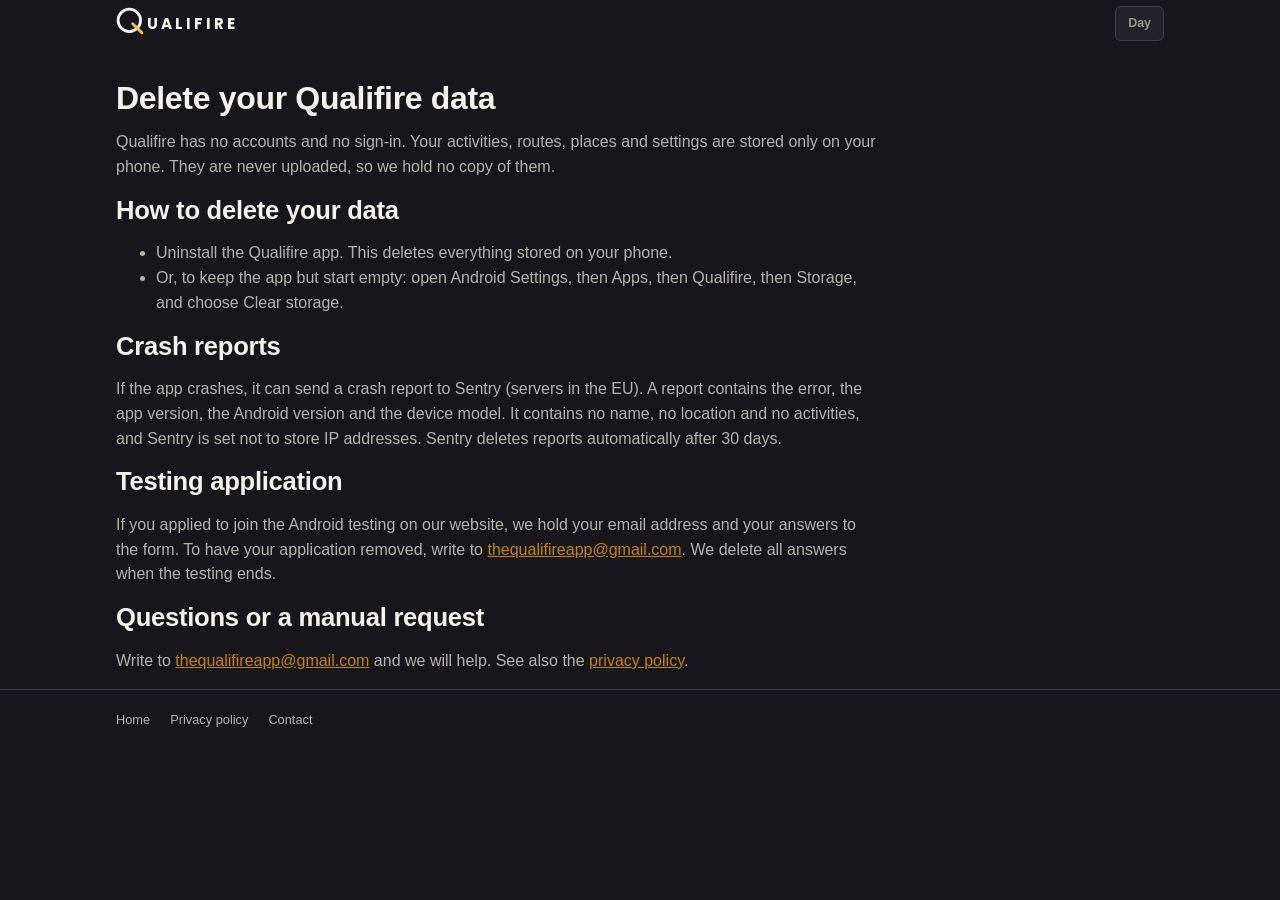
<file: delete-data.html>
<!DOCTYPE html>
<html lang="en">
<head>
<meta charset="UTF-8">
<meta name="viewport" content="width=device-width, initial-scale=1.0">
<title>Delete your Qualifire data</title>
<meta name="description" content="How to delete the data of the Qualifire Android app.">
<link rel="icon" type="image/svg+xml" href="favicon.svg">
<link rel="stylesheet" href="style.css?v=20261121b">
<script src="theme.js?v=20261119a"></script>
</head>
<body>
<header class="top"><a class="brand wm" href="./" aria-label="Qualifire"><svg class="qh" viewBox="116 78 294 294" aria-hidden="true"><circle cx="256" cy="218" r="118" fill="none" stroke="var(--ink)" stroke-width="30" stroke-linecap="round"/><line x1="291.355" y1="253.355" x2="387.5206" y2="349.5206" stroke="#F5C542" stroke-width="30" stroke-linecap="round"/></svg><span aria-hidden="true">UALIFIRE</span></a><button class="toggle" id="theme" type="button">Day</button></header>
<main class="wrap"><article>
<h1>Delete your Qualifire data</h1>
<p>Qualifire has no accounts and no sign-in. Your activities, routes, places and settings are stored only on your phone. They are never uploaded, so we hold no copy of them.</p>
<h2>How to delete your data</h2>
<ul>
<li>Uninstall the Qualifire app. This deletes everything stored on your phone.</li>
<li>Or, to keep the app but start empty: open Android Settings, then Apps, then Qualifire, then Storage, and choose Clear storage.</li>
</ul>
<h2>Crash reports</h2>
<p>If the app crashes, it can send a crash report to Sentry (servers in the EU). A report contains the error, the app version, the Android version and the device model. It contains no name, no location and no activities, and Sentry is set not to store IP addresses. Sentry deletes reports automatically after 30 days.</p>
<h2>Testing application</h2>
<p>If you applied to join the Android testing on our website, we hold your email address and your answers to the form. To have your application removed, write to <a href="mailto:thequalifireapp@gmail.com">thequalifireapp@gmail.com</a>. We delete all answers when the testing ends.</p>
<h2>Questions or a manual request</h2>
<p>Write to <a href="mailto:thequalifireapp@gmail.com">thequalifireapp@gmail.com</a> and we will help. See also the <a href="privacy.html">privacy policy</a>.</p>
</article></main>
<footer class="ft"><div class="wrap"><nav><a href="./">Home</a><a href="privacy.html">Privacy policy</a><a href="mailto:thequalifireapp@gmail.com">Contact</a></nav></div></footer>
</body>
</html>
</file>
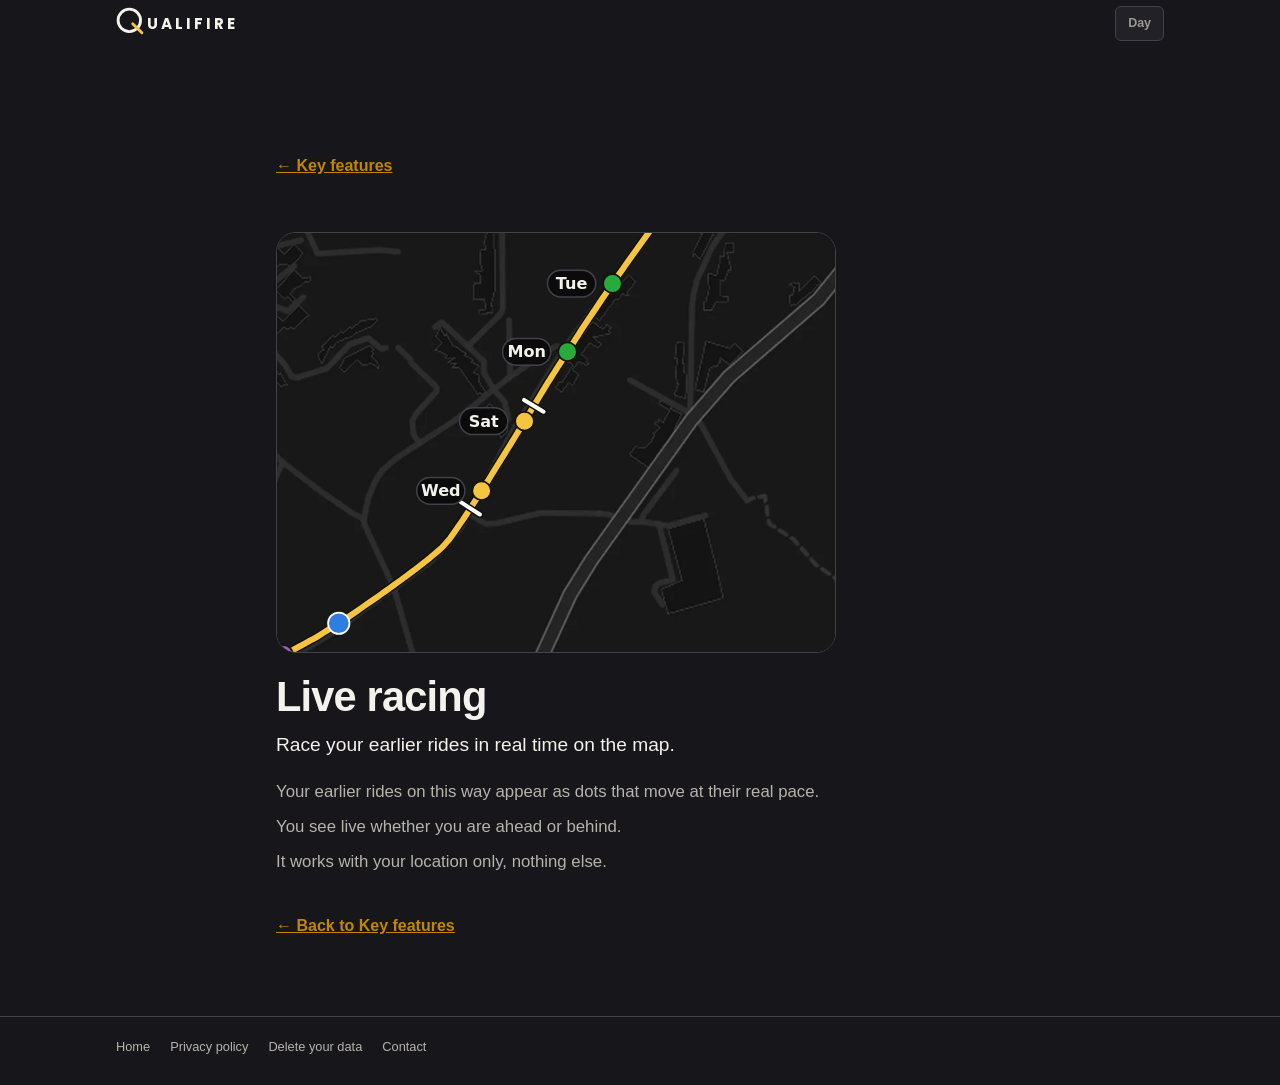
<file: feature.html>
<!DOCTYPE html>
<html lang="en">
<head>
<meta charset="UTF-8">
<meta name="viewport" content="width=device-width, initial-scale=1.0">
<title>Key feature | Qualifire</title>
<link rel="icon" type="image/svg+xml" href="favicon.svg">
<link rel="stylesheet" href="style.css?v=20261121b">
<link rel="stylesheet" href="built.css?v=20261026a">
<link rel="stylesheet" href="key-features.css?v=20261107a">
<script>document.documentElement.classList.add('js')</script>
<script src="theme.js?v=20261119a"></script>
</head>
<body>
<header class="top"><a class="brand wm" href="index.html" aria-label="Qualifire"><svg class="qh" viewBox="116 78 294 294" aria-hidden="true"><circle cx="256" cy="218" r="118" fill="none" stroke="var(--ink)" stroke-width="30" stroke-linecap="round"/><line x1="291.355" y1="253.355" x2="387.5206" y2="349.5206" stroke="#F5C542" stroke-width="30" stroke-linecap="round"/></svg><span aria-hidden="true">UALIFIRE</span></a><button class="toggle" id="theme" type="button">Day</button></header>
<main>
<section class="block" id="built-in"><div class="wrap fd-wrap"><p class="fd-back"><a id="back" href="index.html#built-in">&larr; Key features</a></p>
<article class="fd" id="f1" data-f="1"><div class="fd-vis fd-rich"><span class="sp-vis"><img class="bi-n" src="assets/kf-route-night.webp" width="1120" height="625" decoding="async" alt=""><img class="bi-d" src="assets/kf-route-day.webp" width="1120" height="625" alt=""><svg class="sp-ov kf-live" viewBox="0 0 1120 625" preserveAspectRatio="xMidYMid slice" role="img" aria-label="Illustration"><path class="r-c" d="M63.8 656.4 L69.6 654.9 L75.5 653.4 L81.3 651.9 L87.1 650.4 L92.9 648.9 L98.7 647.4 L104.5 645.8 L110.3 644.3 L116.1 642.8 L121.9 641.3 L127.7 639.8 L133.4 637.8 L138.9 635.4 L144.4 633.1 L149.9 630.7 L155.4 628.3 L160.9 626.0 L166.3 623.3 L171.6 620.4 L176.8 617.5 L182.1 614.7 L187.4 611.8 L192.6 608.9 L197.9 606.1 L203.1 603.1 L208.2 599.9 L213.3 596.7 L218.4 593.5 L223.4 590.3 L228.5 587.1 L233.6 584.0 L238.7 580.8 L243.8 577.6 L248.8 574.3 L253.7 570.8 L258.6 567.4 L263.6 564.0 L268.5 560.6 L273.4 557.2 L278.4 553.8 L283.3 550.4 L288.2 546.9 L293.2 543.5 L298.1 540.1 L303.0 536.6 L307.8 533.1 L312.7 529.6 L317.6 526.1 L322.4 522.6 L327.3 519.1 L332.2 515.5 L337.0 512.0 L341.8 508.4 L346.6 504.8 L351.3 501.1 L356.1 497.5 L360.9 493.8 L365.6 490.2 L370.3 486.4 L374.9 482.5 L379.4 478.6 L384.0 474.7 L388.5 470.8 L392.7 466.5 L396.7 462.0 L400.7 457.5 L404.1 452.6 L407.6 447.7 L411.0 442.8 L414.4 437.8 L417.8 432.9 L421.2 428.0 L424.5 423.0 L427.8 417.9 L431.0 412.9 L434.3 407.8 L437.5 402.8 L440.7 397.7 L444.0 392.7 L447.2 387.6 L450.5 382.6 L453.7 377.5 L456.9 372.4 L460.0 367.3 L463.2 362.2 L466.3 357.1 L469.5 352.0 L472.6 346.9 L475.8 341.8 L478.9 336.7 L482.1 331.6 L485.3 326.5 L488.4 321.4 L491.6 316.3 L494.7 311.2 L497.8 306.1 L501.0 300.9 L504.1 295.8 L507.2 290.7 L510.3 285.5 L513.4 280.4 L516.5 275.3 L519.6 270.1 L522.7 265.0 L525.8 259.9 L528.9 254.7 L532.0 249.6 L535.1 244.5 L538.2 239.3 L541.3 234.2 L544.4 229.1 L547.5 223.9 L550.8 218.9 L554.0 213.8 L557.2 208.7 L560.4 203.7 L563.6 198.6 L566.9 193.6 L570.1 188.5 L573.3 183.4 L576.5 178.4 L579.8 173.3 L583.0 168.2 L586.2 163.2 L589.4 158.1 L592.6 153.1 L595.9 148.0 L599.1 142.9 L602.4 138.0 L605.8 133.0 L609.1 128.0 L612.5 123.0 L615.8 118.0 L619.2 113.1 L622.5 108.1 L625.9 103.1 L629.2 98.1 L632.6 93.1 L635.9 88.2 L639.3 83.2 L642.6 78.2 L645.9 73.2 L649.3 68.2 L652.8 63.4 L656.3 58.5 L659.8 53.6 L663.2 48.7 L666.7 43.8 L670.2 38.9 L673.7 34.1 L677.2 29.2 L680.7 24.3 L684.1 19.4 L687.6 14.5 L691.1 9.6 L694.6 4.7 L698.1 -0.1 L701.7 -4.9 L705.3 -9.7 L709.0 -14.5 L712.6 -19.3 L716.2 -24.0 L719.9 -28.8 L723.5 -33.6 L727.1 -38.3 L730.8 -43.1 L734.4 -47.9 L738.0 -52.7 L741.7 -57.4 L745.3 -62.2 L749.0 -66.9 L752.8 -71.6 L756.6 -76.3 L760.4 -80.9 L764.2 -85.6 L767.9 -90.2 L771.7 -94.9 L775.5 -99.5 L779.3 -104.2 L783.1 -108.8 L786.9 -113.5 L790.9 -117.9 L795.0 -122.3 L799.1 -126.7 L803.1 -131.1 L807.2 -135.6 L811.3 -140.0 L815.3 -144.4 L819.9 -148.3 L824.5 -152.0 L829.2 -155.8 L833.9 -159.6 L839.4 -160.9 L845.4 -160.7 L851.3 -160.5 L857.3 -160.3 L859.3 -160.2"/><path class="r-g" data-kf-route d="M63.8 656.4 L69.6 654.9 L75.5 653.4 L81.3 651.9 L87.1 650.4 L92.9 648.9 L98.7 647.4 L104.5 645.8 L110.3 644.3 L116.1 642.8 L121.9 641.3 L127.7 639.8 L133.4 637.8 L138.9 635.4 L144.4 633.1 L149.9 630.7 L155.4 628.3 L160.9 626.0 L166.3 623.3 L171.6 620.4 L176.8 617.5 L182.1 614.7 L187.4 611.8 L192.6 608.9 L197.9 606.1 L203.1 603.1 L208.2 599.9 L213.3 596.7 L218.4 593.5 L223.4 590.3 L228.5 587.1 L233.6 584.0 L238.7 580.8 L243.8 577.6 L248.8 574.3 L253.7 570.8 L258.6 567.4 L263.6 564.0 L268.5 560.6 L273.4 557.2 L278.4 553.8 L283.3 550.4 L288.2 546.9 L293.2 543.5 L298.1 540.1 L303.0 536.6 L307.8 533.1 L312.7 529.6 L317.6 526.1 L322.4 522.6 L327.3 519.1 L332.2 515.5 L337.0 512.0 L341.8 508.4 L346.6 504.8 L351.3 501.1 L356.1 497.5 L360.9 493.8 L365.6 490.2 L370.3 486.4 L374.9 482.5 L379.4 478.6 L384.0 474.7 L388.5 470.8 L392.7 466.5 L396.7 462.0 L400.7 457.5 L404.1 452.6 L407.6 447.7 L411.0 442.8 L414.4 437.8 L417.8 432.9 L421.2 428.0 L424.5 423.0 L427.8 417.9 L431.0 412.9 L434.3 407.8 L437.5 402.8 L440.7 397.7 L444.0 392.7 L447.2 387.6 L450.5 382.6 L453.7 377.5 L456.9 372.4 L460.0 367.3 L463.2 362.2 L466.3 357.1 L469.5 352.0 L472.6 346.9 L475.8 341.8 L478.9 336.7 L482.1 331.6 L485.3 326.5 L488.4 321.4 L491.6 316.3 L494.7 311.2 L497.8 306.1 L501.0 300.9 L504.1 295.8 L507.2 290.7 L510.3 285.5 L513.4 280.4 L516.5 275.3 L519.6 270.1 L522.7 265.0 L525.8 259.9 L528.9 254.7 L532.0 249.6 L535.1 244.5 L538.2 239.3 L541.3 234.2 L544.4 229.1 L547.5 223.9 L550.8 218.9 L554.0 213.8 L557.2 208.7 L560.4 203.7 L563.6 198.6 L566.9 193.6 L570.1 188.5 L573.3 183.4 L576.5 178.4 L579.8 173.3 L583.0 168.2 L586.2 163.2 L589.4 158.1 L592.6 153.1 L595.9 148.0 L599.1 142.9 L602.4 138.0 L605.8 133.0 L609.1 128.0 L612.5 123.0 L615.8 118.0 L619.2 113.1 L622.5 108.1 L625.9 103.1 L629.2 98.1 L632.6 93.1 L635.9 88.2 L639.3 83.2 L642.6 78.2 L645.9 73.2 L649.3 68.2 L652.8 63.4 L656.3 58.5 L659.8 53.6 L663.2 48.7 L666.7 43.8 L670.2 38.9 L673.7 34.1 L677.2 29.2 L680.7 24.3 L684.1 19.4 L687.6 14.5 L691.1 9.6 L694.6 4.7 L698.1 -0.1 L701.7 -4.9 L705.3 -9.7 L709.0 -14.5 L712.6 -19.3 L716.2 -24.0 L719.9 -28.8 L723.5 -33.6 L727.1 -38.3 L730.8 -43.1 L734.4 -47.9 L738.0 -52.7 L741.7 -57.4 L745.3 -62.2 L749.0 -66.9 L752.8 -71.6 L756.6 -76.3 L760.4 -80.9 L764.2 -85.6 L767.9 -90.2 L771.7 -94.9 L775.5 -99.5 L779.3 -104.2 L783.1 -108.8 L786.9 -113.5 L790.9 -117.9 L795.0 -122.3 L799.1 -126.7 L803.1 -131.1 L807.2 -135.6 L811.3 -140.0 L815.3 -144.4 L819.9 -148.3 L824.5 -152.0 L829.2 -155.8 L833.9 -159.6 L839.4 -160.9 L845.4 -160.7 L851.3 -160.5 L857.3 -160.3 L859.3 -160.2"/><path class="gt-c" d="M417.8 402.0 L446.4 420.4"/><path class="gt-c" d="M512.3 249.3 L541.4 266.9"/><path class="gt" d="M417.8 402.0 L446.4 420.4"/><path class="gt" d="M512.3 249.3 L541.4 266.9"/><g class="kf-dots"></g></svg></span></div><h1 class="fd-t">Live racing</h1><p class="fd-s">Race your earlier rides in real time on the map.</p><div class="fd-lines"><p>Your earlier rides on this way appear as dots that move at their real pace.</p><p>You see live whether you are ahead or behind.</p><p>It works with your location only, nothing else.</p></div></article>
<article class="fd" id="f2" data-f="2"><div class="fd-vis fd-rich"><span class="sp-vis sp-vis2"><span class="sp-pills"><span style="left:43%;top:15%" class="sp-pill">Bike</span><span style="left:50%;top:50%" class="sp-pill">Run</span><span style="left:21%;top:33%" class="sp-pill">Walk</span><span style="left:79%;top:65%" class="sp-pill">E-bike</span><span style="left:54%;top:86%" class="sp-pill on">Fast walk</span><span style="left:78%;top:29%" class="sp-pill">Scooter</span><span style="left:21%;top:73%" class="sp-pill">Skating</span></span></span></div><h1 class="fd-t">Just get moving</h1><p class="fd-s">All activities allowed.</p><div class="fd-lines"><p>Bike, run, walk, e-bike, fast walk, or type your own.</p><p>Whatever gets you moving can be logged in the app.</p></div></article>
<article class="fd" id="f3" data-f="3"><div class="fd-vis fd-rich"><span class="sp-vis sp-vis2"><svg class="sp-art lA" viewBox="0 0 400 300" role="img" aria-label="Illustration"><g class="lph"><rect class="a-st" x="140" y="30" width="120" height="240" rx="26"/><rect class="a-st" x="172" y="44" width="56" height="8" rx="4"/><g class="lk"><path class="a-y sh" d="M176 148 V132 a24 24 0 0 1 48 0 V148"/><rect class="a-yf bd" x="162" y="148" width="76" height="62" rx="10"/><circle class="a-bg" cx="200" cy="174" r="8"/><rect class="a-bg" x="197" y="174" width="6" height="18" rx="3"/></g></g></svg></span></div><h1 class="fd-t">Privacy</h1><p class="fd-s">All routes and places are stored on your phone.</p><div class="fd-lines"><p>Your rides and results are stored only on your phone.</p><p>No account, no ads, no location tracking.</p></div></article>
<article class="fd" id="f4" data-f="4"><div class="fd-vis fd-rich"><span class="sp-vis sp-vis2"><svg class="sp-art rw-art" viewBox="0 0 480 256" role="img" aria-label="Illustration"><g class="roll"><rect class="rw-out" x="20" y="110" width="28" height="70" rx="3"/><rect class="rw-bar" x="60" y="80" width="28" height="100" rx="3"/><rect class="rw-bar" x="100" y="120" width="28" height="60" rx="3"/><rect class="rw-bar" x="140" y="50" width="28" height="130" rx="3"/><rect class="rw-bar" x="180" y="90" width="28" height="90" rx="3"/><rect class="rw-bar" x="220" y="65" width="28" height="115" rx="3"/><rect class="rw-bar" x="260" y="105" width="28" height="75" rx="3"/><rect class="rw-bar" x="300" y="75" width="28" height="105" rx="3"/><rect class="rw-bar" x="340" y="95" width="28" height="85" rx="3"/><rect class="rw-bar-y" x="380" y="30" width="28" height="150" rx="3"/></g><rect class="rw-in" x="420" y="75" width="28" height="105" rx="3"/><line class="rw-base" x1="12" y1="180" x2="468" y2="180"/><text class="rw-t" x="394" y="212" text-anchor="middle">Today</text><path class="rw-arr" d="M40 232 H430"/><path class="rw-arr" d="M418 224 L432 232 L418 240"/></svg></span></div><h1 class="fd-t">Recent you, not peak you.</h1><p class="fd-s">Compared with your current form.</p><div class="fd-lines"><p>You are compared only to your most recent activities.</p><p>Old activities roll out as new ones come in.</p><p>So you race your current form, not a record from months ago.</p></div></article>
<article class="fd" id="f5" data-f="5"><div class="fd-vis fd-rich"><span class="sp-vis sp-vis2"><svg class="sp-art" viewBox="0 0 400 300" role="img" aria-label="Illustration"><path style="fill:none;stroke:var(--ink);stroke-width:4.5;stroke-linecap:round;stroke-linejoin:round;opacity:1" d="M56.0 54.0 L56.0 102.0 M56.0 102.0 L56.0 150.0 M56.0 150.0 L56.0 198.0 M104.0 150.0 L104.0 198.0 M200.0 102.0 L200.0 150.0 M296.0 150.0 L296.0 198.0 M344.0 102.0 L344.0 150.0 M344.0 150.0 L344.0 198.0 M344.0 198.0 L344.0 246.0 M56.0 54.0 L104.0 54.0 M104.0 54.0 L152.0 54.0 M152.0 54.0 L200.0 54.0 M200.0 54.0 L248.0 54.0 M248.0 54.0 L296.0 54.0 M296.0 54.0 L344.0 54.0 M56.0 102.0 L104.0 102.0 M152.0 102.0 L200.0 102.0 M200.0 102.0 L248.0 102.0 M248.0 102.0 L296.0 102.0 M104.0 150.0 L152.0 150.0 M248.0 150.0 L296.0 150.0 M296.0 150.0 L344.0 150.0 M152.0 198.0 L200.0 198.0 M200.0 198.0 L248.0 198.0 M56.0 246.0 L104.0 246.0 M104.0 246.0 L152.0 246.0 M152.0 246.0 L200.0 246.0 M200.0 246.0 L248.0 246.0 M248.0 246.0 L296.0 246.0 M296.0 246.0 L344.0 246.0"/><path style="fill:none;stroke:var(--dim);stroke-width:7;stroke-linecap:round;stroke-linejoin:round;opacity:.55" d="M30.0 222.0 L30.8 222.0 L32.3 222.0 L34.7 222.0 L37.8 222.0 L41.7 222.0 L46.4 222.0 L51.9 222.0 L58.1 222.0 L63.6 221.2 L68.3 219.8 L72.2 217.5 L75.3 214.5 L77.7 210.8 L79.2 206.2 L80.0 201.0 L80.0 195.0 L80.0 189.0 L80.0 183.0 L80.0 177.0 L80.0 171.0 L80.0 165.0 L80.0 159.0 L80.0 153.0 L80.0 147.0 L80.8 141.8 L82.2 137.2 L84.5 133.5 L87.5 130.5 L91.2 128.2 L95.8 126.8 L101.0 126.0 L107.0 126.0 L112.2 125.2 L116.8 123.8 L120.5 121.5 L123.5 118.5 L125.8 114.8 L127.2 110.2 L128.0 105.0 L128.0 99.0 L128.8 93.8 L130.2 89.2 L132.5 85.5 L135.5 82.5 L139.2 80.2 L143.8 78.8 L149.0 78.0 L155.0 78.0 L161.0 78.0 L167.0 78.0 L173.0 78.0 L179.0 78.0 L185.0 78.0 L191.0 78.0 L197.0 78.0 L203.0 78.0 L209.0 78.0 L215.0 78.0 L221.0 78.0 L227.0 78.0 L233.0 78.0 L239.0 78.0 L245.0 78.0 L251.0 78.0 L257.0 78.0 L263.0 78.0 L269.0 78.0 L275.0 78.0 L281.0 78.0 L287.0 78.0 L293.0 78.0 L299.0 78.0 L305.0 78.0 L311.1 78.0 L317.2 78.0 L323.3 78.0 L329.5 78.0 L335.7 78.0 L341.9 78.0 L348.1 78.0 L353.6 78.0 L358.3 78.0 L362.2 78.0 L365.3 78.0 L367.7 78.0 L369.2 78.0 L370.0 78.0"/><path style="fill:none;stroke:var(--yellow);stroke-width:9;stroke-linecap:round;stroke-linejoin:round;opacity:.55" d="M30.0 222.0 L30.8 222.0 L32.3 222.0 L34.7 222.0 L37.8 222.0 L41.7 222.0 L46.4 222.0 L51.9 222.0 L58.1 222.0 L64.3 222.0 L70.5 222.0 L76.7 222.0 L82.8 222.0 L88.9 222.0 L95.0 222.0 L101.0 222.0 L107.0 222.0 L112.2 221.2 L116.8 219.8 L120.5 217.5 L123.5 214.5 L125.8 210.8 L127.2 206.2 L128.0 201.0 L128.0 195.0 L128.8 189.8 L130.2 185.2 L132.5 181.5 L135.5 178.5 L139.2 176.2 L143.8 174.8 L149.0 174.0 L155.0 174.0 L161.0 174.0 L167.0 174.0 L173.0 174.0 L179.0 174.0 L185.0 174.0 L191.0 174.0 L197.0 174.0 L203.0 174.0 L208.2 173.2 L212.8 171.8 L216.5 169.5 L219.5 166.5 L221.8 162.8 L223.2 158.2 L224.0 153.0 L224.0 147.0 L224.8 141.8 L226.2 137.2 L228.5 133.5 L231.5 130.5 L235.2 128.2 L239.8 126.8 L245.0 126.0 L251.0 126.0 L257.0 126.0 L263.0 126.0 L269.0 126.0 L275.0 126.0 L281.0 126.0 L287.0 126.0 L293.0 126.0 L299.0 126.0 L304.2 125.2 L308.8 123.8 L312.5 121.5 L315.5 118.5 L317.8 114.8 L319.2 110.2 L320.0 105.0 L320.0 99.0 L320.8 93.8 L322.3 89.2 L324.7 85.5 L327.8 82.5 L331.7 80.2 L336.4 78.8 L341.9 78.0 L348.1 78.0 L353.6 78.0 L358.3 78.0 L362.2 78.0 L365.3 78.0 L367.7 78.0 L369.2 78.0 L370.0 78.0"/><circle r="11" style="fill:var(--dim);stroke:#fff;stroke-width:3"><animateMotion path="M30.0 222.0 L30.8 222.0 L32.3 222.0 L34.7 222.0 L37.8 222.0 L41.7 222.0 L46.4 222.0 L51.9 222.0 L58.1 222.0 L63.6 221.2 L68.3 219.8 L72.2 217.5 L75.3 214.5 L77.7 210.8 L79.2 206.2 L80.0 201.0 L80.0 195.0 L80.0 189.0 L80.0 183.0 L80.0 177.0 L80.0 171.0 L80.0 165.0 L80.0 159.0 L80.0 153.0 L80.0 147.0 L80.8 141.8 L82.2 137.2 L84.5 133.5 L87.5 130.5 L91.2 128.2 L95.8 126.8 L101.0 126.0 L107.0 126.0 L112.2 125.2 L116.8 123.8 L120.5 121.5 L123.5 118.5 L125.8 114.8 L127.2 110.2 L128.0 105.0 L128.0 99.0 L128.8 93.8 L130.2 89.2 L132.5 85.5 L135.5 82.5 L139.2 80.2 L143.8 78.8 L149.0 78.0 L155.0 78.0 L161.0 78.0 L167.0 78.0 L173.0 78.0 L179.0 78.0 L185.0 78.0 L191.0 78.0 L197.0 78.0 L203.0 78.0 L209.0 78.0 L215.0 78.0 L221.0 78.0 L227.0 78.0 L233.0 78.0 L239.0 78.0 L245.0 78.0 L251.0 78.0 L257.0 78.0 L263.0 78.0 L269.0 78.0 L275.0 78.0 L281.0 78.0 L287.0 78.0 L293.0 78.0 L299.0 78.0 L305.0 78.0 L311.1 78.0 L317.2 78.0 L323.3 78.0 L329.5 78.0 L335.7 78.0 L341.9 78.0 L348.1 78.0 L353.6 78.0 L358.3 78.0 L362.2 78.0 L365.3 78.0 L367.7 78.0 L369.2 78.0 L370.0 78.0" dur="6s" repeatCount="indefinite" calcMode="linear"/></circle><circle r="11" style="fill:var(--rider);stroke:#fff;stroke-width:3"><animateMotion path="M30.0 222.0 L30.8 222.0 L32.3 222.0 L34.7 222.0 L37.8 222.0 L41.7 222.0 L46.4 222.0 L51.9 222.0 L58.1 222.0 L64.3 222.0 L70.5 222.0 L76.7 222.0 L82.8 222.0 L88.9 222.0 L95.0 222.0 L101.0 222.0 L107.0 222.0 L112.2 221.2 L116.8 219.8 L120.5 217.5 L123.5 214.5 L125.8 210.8 L127.2 206.2 L128.0 201.0 L128.0 195.0 L128.8 189.8 L130.2 185.2 L132.5 181.5 L135.5 178.5 L139.2 176.2 L143.8 174.8 L149.0 174.0 L155.0 174.0 L161.0 174.0 L167.0 174.0 L173.0 174.0 L179.0 174.0 L185.0 174.0 L191.0 174.0 L197.0 174.0 L203.0 174.0 L208.2 173.2 L212.8 171.8 L216.5 169.5 L219.5 166.5 L221.8 162.8 L223.2 158.2 L224.0 153.0 L224.0 147.0 L224.8 141.8 L226.2 137.2 L228.5 133.5 L231.5 130.5 L235.2 128.2 L239.8 126.8 L245.0 126.0 L251.0 126.0 L257.0 126.0 L263.0 126.0 L269.0 126.0 L275.0 126.0 L281.0 126.0 L287.0 126.0 L293.0 126.0 L299.0 126.0 L304.2 125.2 L308.8 123.8 L312.5 121.5 L315.5 118.5 L317.8 114.8 L319.2 110.2 L320.0 105.0 L320.0 99.0 L320.8 93.8 L322.3 89.2 L324.7 85.5 L327.8 82.5 L331.7 80.2 L336.4 78.8 L341.9 78.0 L348.1 78.0 L353.6 78.0 L358.3 78.0 L362.2 78.0 L365.3 78.0 L367.7 78.0 L369.2 78.0 L370.0 78.0" dur="6s" repeatCount="indefinite" calcMode="linear"/></circle></svg></span></div><h1 class="fd-t">Find your own path</h1><p class="fd-s">No comparing with other people.</p><div class="fd-lines"><p>Qualifire is a personal app designed to make your daily routes more fun.</p><p>You always compare yourself to your past <em>selfs</em>, without outside distraction.</p></div></article>
<article class="fd" id="f6" data-f="6"><div class="fd-vis fd-rich"><span class="sp-vis sp-vis2"><svg class="sp-art cyc cE" viewBox="0 0 400 300" role="img" aria-label="Illustration"><path class="a-line w0" d="M60 220 C120 120 220 120 340 80"/><path class="a-line w1 on" d="M60 220 C140 230 240 170 340 80"/><path class="a-line w2" d="M60 220 C100 260 260 250 340 80"/><circle class="a-ring2" cx="60" cy="220" r="16"/><circle class="a-yf" cx="340" cy="80" r="16"/><g class="a-chip"><rect class="w0" x="127" y="108" width="112" height="44" rx="22"/><rect class="w1 on" x="167" y="178" width="112" height="44" rx="22"/><rect class="w2" x="147" y="230" width="112" height="44" rx="22"/></g><g class="a-ct"><text class="w0" x="183" y="140" text-anchor="middle">Sunny</text><text class="w1 on" x="223" y="210" text-anchor="middle">Calm</text><text class="w2" x="203" y="262" text-anchor="middle">Fast</text></g></svg></span></div><h1 class="fd-t">By you, for you</h1><p class="fd-s">One route, many ways.</p><div class="fd-lines"><p>Life is not always a straight line, and neither are your routes.</p><p>Dry or wet, day or night, the short cut or the long way round: Qualifire keeps up with you.</p></div></article>
<p class="fd-back fd-back2"><a id="back2" href="index.html#built-in">&larr; Back to Key features</a></p></div></section>
</main>
<footer class="ft"><div class="wrap"><nav><a href="./">Home</a><a href="privacy.html">Privacy policy</a><a href="delete-data.html">Delete your data</a><a href="mailto:thequalifireapp@gmail.com">Contact</a></nav></div></footer>
<script src="key-features.js?v=20261026a"></script>
<script src="live-loop.js?v=20261107a" defer></script>
</body>
</html>
</file>
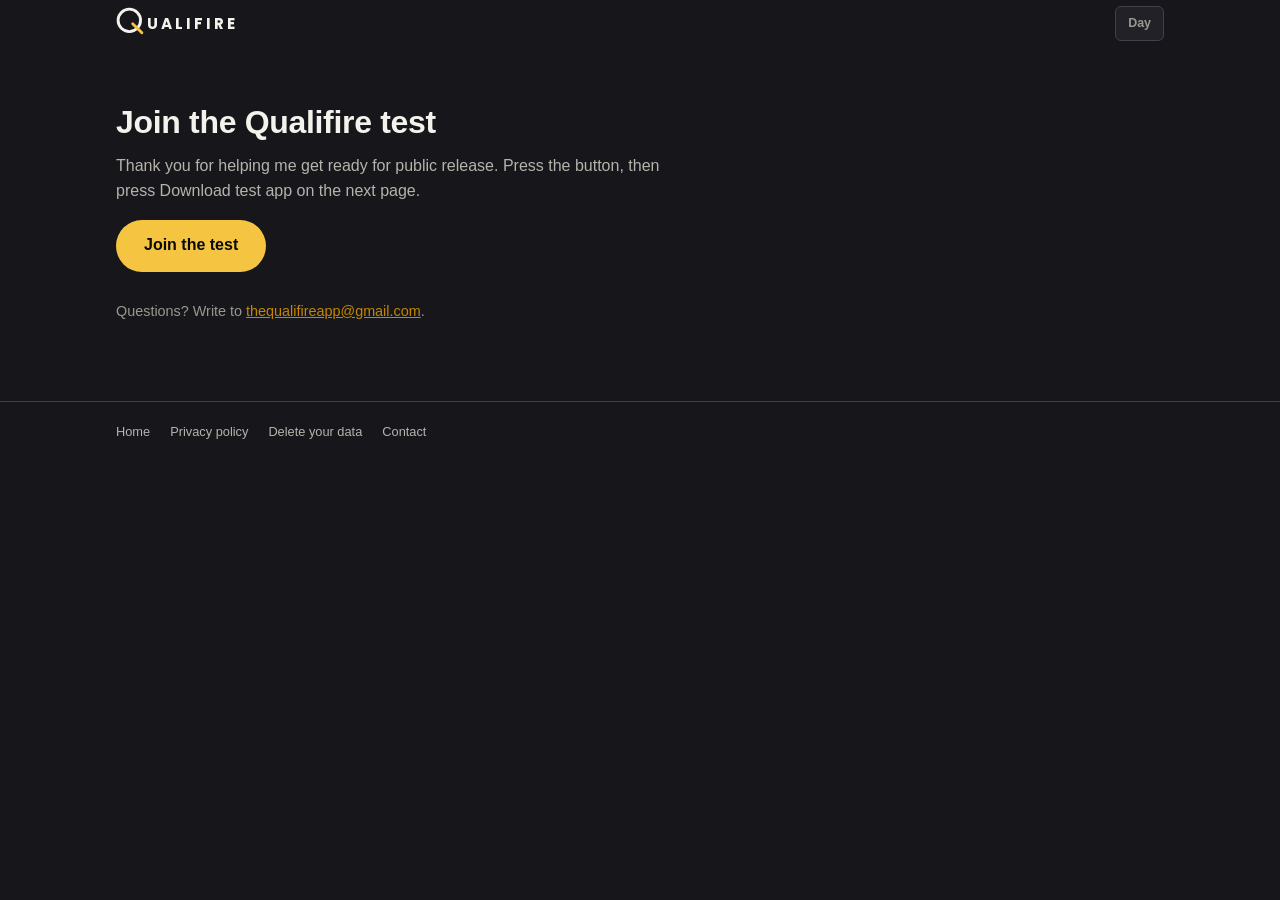
<file: join.html>
<!DOCTYPE html>
<html lang="en">
<head>
<meta charset="UTF-8">
<meta name="viewport" content="width=device-width, initial-scale=1.0">
<title>Join the Qualifire test</title>
<meta name="robots" content="noindex,nofollow">
<link rel="icon" type="image/svg+xml" href="favicon.svg">
<link rel="stylesheet" href="style.css?v=20261121b">
<link rel="stylesheet" href="built.css?v=20261026a">
<link rel="stylesheet" href="key-features.css?v=20261026a">
<link rel="stylesheet" href="join.css?v=20261111a">
<script src="theme.js?v=20261119a"></script>
</head>
<body data-endpoint="https://script.google.com/macros/s/AKfycbwCrIKi8K1EWKfp8PsiWikagBOG5JpcITMp7Ny53pOhzdne70lJHXgQ5ppt4hfw7h87og/exec">
<header class="top"><a class="brand wm" href="./" aria-label="Qualifire"><svg class="qh" viewBox="116 78 294 294" aria-hidden="true"><circle cx="256" cy="218" r="118" fill="none" stroke="var(--ink)" stroke-width="30" stroke-linecap="round"/><line x1="291.355" y1="253.355" x2="387.5206" y2="349.5206" stroke="#F5C542" stroke-width="30" stroke-linecap="round"/></svg><span aria-hidden="true">UALIFIRE</span></a><button class="toggle" id="theme" type="button">Day</button></header>
<main class="wrap"><article class="join">
<h1>Join the Qualifire test</h1>
<p>Thank you for helping me get ready for public release. Press the button, then press Download test app on the next page.</p>
<p><a class="jbtn" id="jgo" href="https://play.google.com/apps/internaltest/4700534439569758283">Join the test</a></p>
<p class="jsmall">Questions? Write to <a href="mailto:thequalifireapp@gmail.com">thequalifireapp@gmail.com</a>.</p>
</article></main>
<footer class="ft"><div class="wrap"><nav><a href="./">Home</a><a href="privacy.html">Privacy policy</a><a href="delete-data.html">Delete your data</a><a href="mailto:thequalifireapp@gmail.com">Contact</a></nav></div></footer>
<script src="join.js?v=20261111a" defer></script>
</body>
</html>
</file>
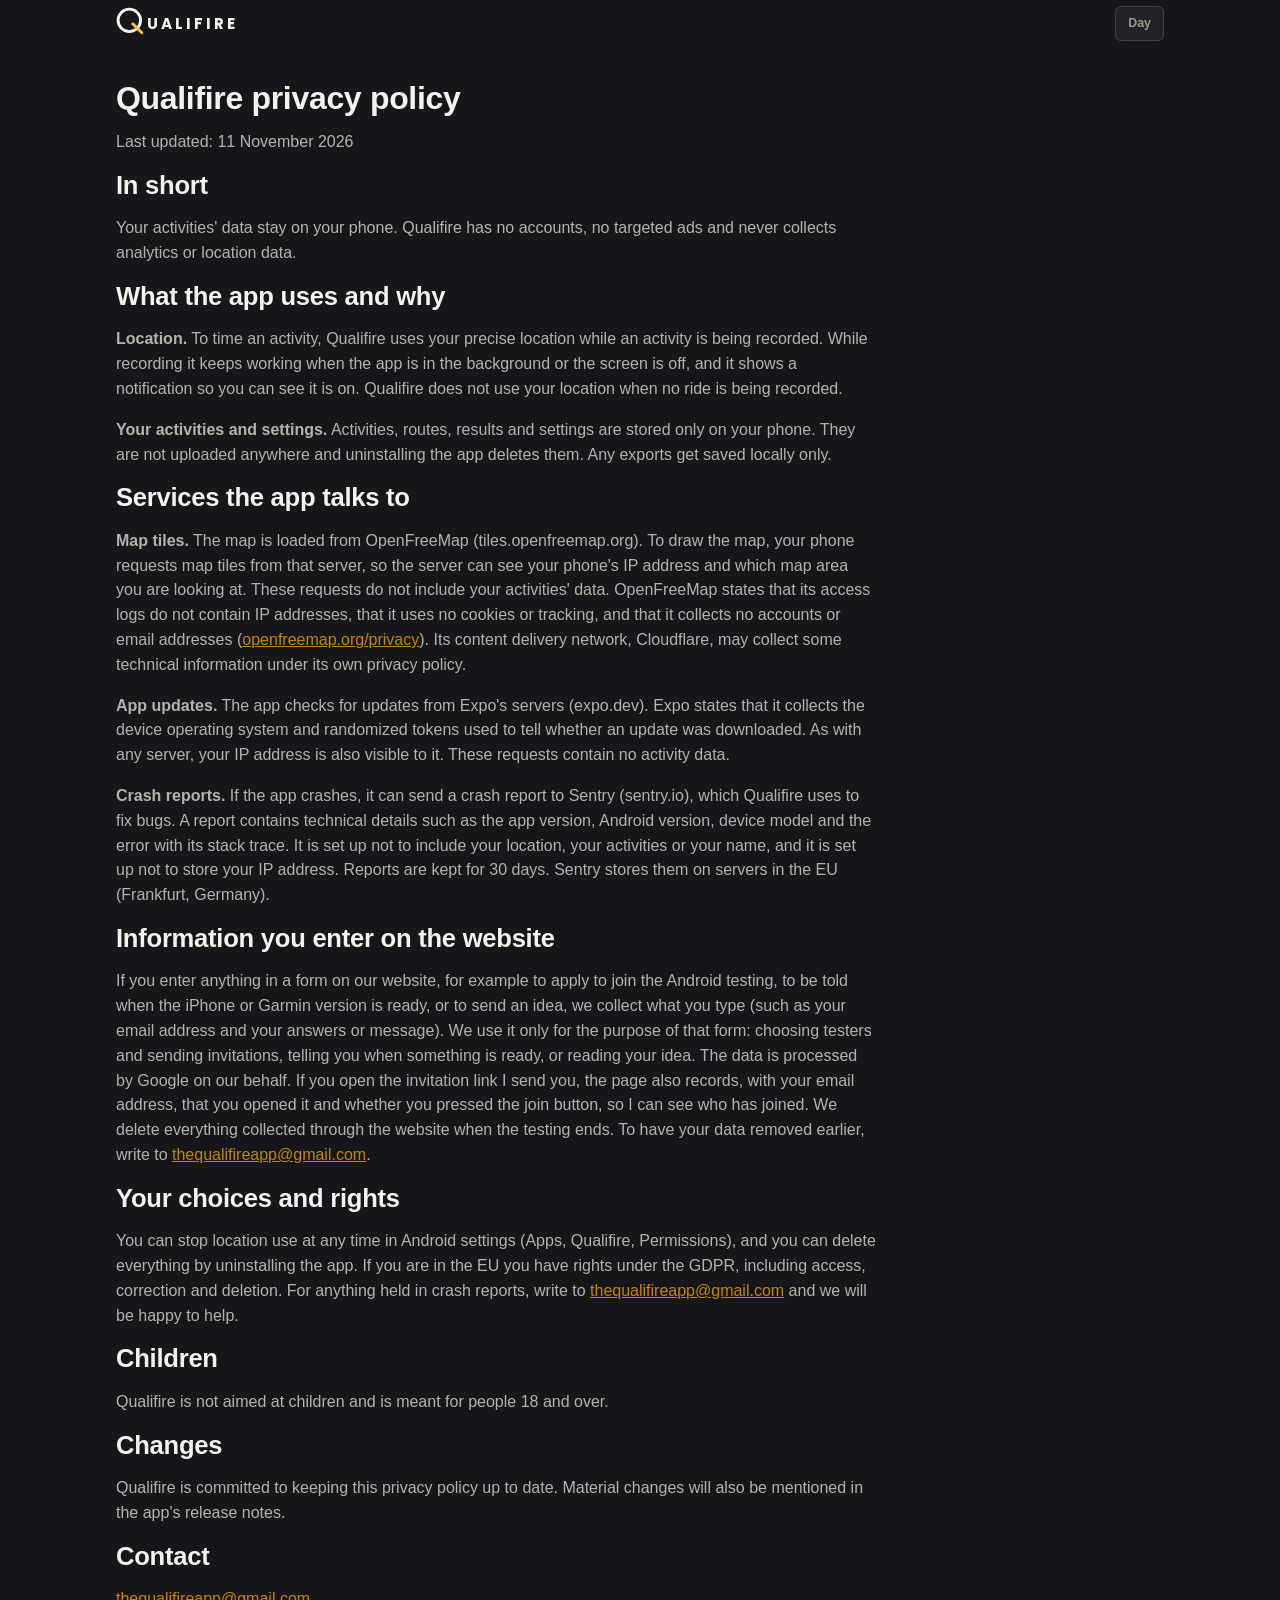
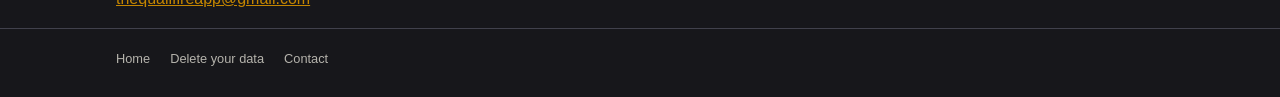
<file: privacy.html>
<!DOCTYPE html>
<html lang="en">
<head>
<meta charset="UTF-8">
<meta name="viewport" content="width=device-width, initial-scale=1.0">
<title>Qualifire | Same route. New meaning.</title>
<meta name="description" content="Privacy policy for the Qualifire Android app.">
<link rel="icon" type="image/svg+xml" href="favicon.svg">
<link rel="stylesheet" href="style.css?v=20261121b">
<link rel="stylesheet" href="built.css?v=20261026a">
<link rel="stylesheet" href="key-features.css?v=20261026a">
<script src="theme.js?v=20261119a"></script>
</head>
<body>
<header class="top"><a class="brand wm" href="./" aria-label="Qualifire"><svg class="qh" viewBox="116 78 294 294" aria-hidden="true"><circle cx="256" cy="218" r="118" fill="none" stroke="var(--ink)" stroke-width="30" stroke-linecap="round"/><line x1="291.355" y1="253.355" x2="387.5206" y2="349.5206" stroke="#F5C542" stroke-width="30" stroke-linecap="round"/></svg><span aria-hidden="true">UALIFIRE</span></a><button class="toggle" id="theme" type="button">Day</button></header>
<main class="wrap"><article>
<h1>Qualifire privacy policy</h1>
<p>Last updated: 11 November 2026</p>
<h2>In short</h2>
<p>Your activities' data stay on your phone. Qualifire has no accounts, no targeted ads and never collects analytics or location data.</p>
<h2>What the app uses and why</h2>
<p><strong>Location.</strong> To time an activity, Qualifire uses your precise location while an activity is being recorded. While recording it keeps working when the app is in the background or the screen is off, and it shows a notification so you can see it is on. Qualifire does not use your location when no ride is being recorded.</p>
<p><strong>Your activities and settings.</strong> Activities, routes, results and settings are stored only on your phone. They are not uploaded anywhere and uninstalling the app deletes them. Any exports get saved locally only.</p>
<h2>Services the app talks to</h2>
<p><strong>Map tiles.</strong> The map is loaded from OpenFreeMap (tiles.openfreemap.org). To draw the map, your phone requests map tiles from that server, so the server can see your phone's IP address and which map area you are looking at. These requests do not include your activities' data. OpenFreeMap states that its access logs do not contain IP addresses, that it uses no cookies or tracking, and that it collects no accounts or email addresses (<a href="https://openfreemap.org/privacy/">openfreemap.org/privacy</a>). Its content delivery network, Cloudflare, may collect some technical information under its own privacy policy.</p>
<p><strong>App updates.</strong> The app checks for updates from Expo's servers (expo.dev). Expo states that it collects the device operating system and randomized tokens used to tell whether an update was downloaded. As with any server, your IP address is also visible to it. These requests contain no activity data.</p>
<p><strong>Crash reports.</strong> If the app crashes, it can send a crash report to Sentry (sentry.io), which Qualifire uses to fix bugs. A report contains technical details such as the app version, Android version, device model and the error with its stack trace. It is set up not to include your location, your activities or your name, and it is set up not to store your IP address. Reports are kept for 30 days. Sentry stores them on servers in the EU (Frankfurt, Germany).</p>
<h2>Information you enter on the website</h2>
<p>If you enter anything in a form on our website, for example to apply to join the Android testing, to be told when the iPhone or Garmin version is ready, or to send an idea, we collect what you type (such as your email address and your answers or message). We use it only for the purpose of that form: choosing testers and sending invitations, telling you when something is ready, or reading your idea. The data is processed by Google on our behalf. If you open the invitation link I send you, the page also records, with your email address, that you opened it and whether you pressed the join button, so I can see who has joined. We delete everything collected through the website when the testing ends. To have your data removed earlier, write to <a href="mailto:thequalifireapp@gmail.com">thequalifireapp@gmail.com</a>.</p>

<h2>Your choices and rights</h2>
<p>You can stop location use at any time in Android settings (Apps, Qualifire, Permissions), and you can delete everything by uninstalling the app. If you are in the EU you have rights under the GDPR, including access, correction and deletion. For anything held in crash reports, write to <a href="mailto:thequalifireapp@gmail.com">thequalifireapp@gmail.com</a> and we will be happy to help.</p>
<h2>Children</h2>
<p>Qualifire is not aimed at children and is meant for people 18 and over.</p>
<h2>Changes</h2>
<p>Qualifire is committed to keeping this privacy policy up to date. Material changes will also be mentioned in the app's release notes.</p>
<h2>Contact</h2>
<p><a href="mailto:thequalifireapp@gmail.com">thequalifireapp@gmail.com</a></p>
</article></main>
<footer class="ft"><div class="wrap"><nav><a href="./">Home</a><a href="delete-data.html">Delete your data</a><a href="mailto:thequalifireapp@gmail.com">Contact</a></nav></div></footer>
</body>
</html>
</file>
<file: style.css>
:root{--bg:#17171b;--race:#0A0A0A;--card:#212127;--border:#41414c;--ink:#F4F2EC;--dim:#9a978f;--text2:#b5b3ac;--yellow:#F5C542;--ytext:#C48600;--ytier:#F5C542;--purple:#A05CD6;--green:#28AA3C;--rider:#2F7DE1;--gate:#FFFFFF;--on-tier:#0A0A0A}
:root[data-theme="light"]{--bg:#FAF7EE;--card:#FFFFFF;--border:#E0D9C4;--ink:#201F24;--dim:#8A8577;--text2:#5f5b52;--ytext:#C48600;--ytier:#D9A21B;--purple:#7B3FA8;--green:#007A00;--rider:#2F7DE1;--gate:#201F24;--on-tier:#FFFFFF}
@media (prefers-color-scheme:light){:root:not([data-theme="dark"]){--bg:#FAF7EE;--card:#FFFFFF;--border:#E0D9C4;--ink:#201F24;--dim:#8A8577;--text2:#5f5b52;--ytext:#C48600;--ytier:#D9A21B;--purple:#7B3FA8;--green:#007A00;--rider:#2F7DE1;--gate:#201F24;--on-tier:#FFFFFF}}
*{box-sizing:border-box}
html{scroll-behavior:smooth}
body{margin:0;background:var(--bg);color:var(--ink);font-family:-apple-system,"Segoe UI",Roboto,"Helvetica Neue",Arial,sans-serif;-webkit-font-smoothing:antialiased;line-height:1.55;overflow-x:hidden}
a{color:var(--ytext)}
img,svg{max-width:100%}
.wrap{max-width:1080px;margin:0 auto;padding:0 16px}
header.top{position:sticky;top:0;z-index:100;display:flex;align-items:center;justify-content:space-between;box-sizing:border-box;height:48px;margin:0;padding:6px max(16px,calc((100% - 1048px)/2));background:var(--bg);border-bottom:1px solid transparent;transition:border-color .2s}
header.top.scrolled{border-bottom-color:var(--border)}
.brand{display:flex;align-items:center;gap:10px;color:var(--ink);text-decoration:none;font-weight:800;letter-spacing:.2em;font-size:.82rem}
.brand img{height:28px;width:auto}
.f-day{display:none}
:root[data-theme="light"] .f-night{display:none}
:root[data-theme="light"] .f-day{display:inline}
@media (prefers-color-scheme:light){:root:not([data-theme="dark"]) .f-night{display:none}:root:not([data-theme="dark"]) .f-day{display:inline}}
.toggle{background:var(--card);border:1px solid var(--border);color:var(--dim);font:inherit;font-size:.78rem;font-weight:700;padding:7px 12px;border-radius:6px;cursor:pointer}
.label{text-transform:uppercase;letter-spacing:.12em;font-size:.75rem;color:var(--dim);font-weight:700;margin-bottom:8px}
h1{font-size:clamp(2.2rem,6vw,4rem);line-height:1.02;margin:0 0 .35em;font-weight:800;letter-spacing:-.03em}
h2{font-size:1.6rem;margin:0 0 .6em;font-weight:800;letter-spacing:-.01em;line-height:1.15}
section.block{padding:64px 0}
.hero{position:relative;min-height:calc(100svh - 48px);overflow:hidden;display:flex;align-items:flex-end;background:var(--race)}
.hero-bg,.hero-bg img,#hero-map{position:absolute;inset:0;width:100%;height:100%}
.hero-bg img{object-fit:cover;display:block}
.hero::after{content:"";position:absolute;left:0;right:0;bottom:0;height:60%;background:linear-gradient(to bottom,transparent,var(--bg) 92%);pointer-events:none}
.hero-text{position:relative;z-index:2;padding:0 16px 40px;max-width:1080px;margin:0 auto;width:100%}
.mark{display:flex;align-items:center;gap:14px;margin-bottom:18px}
.mark img{height:56px;width:auto}
.mark span{font-weight:800;letter-spacing:.2em;font-size:1rem}
.lead{font-size:1.15rem;color:var(--text2);margin:0 0 18px;max-width:34rem}
.pill{display:inline-block;border:1px solid var(--border);background:var(--card);border-radius:999px;padding:5px 14px;font-size:.85rem;color:var(--dim)}
.attrib{font-size:.72rem;color:var(--dim);margin:14px 0 0}
#hero-map .route{fill:none;stroke:var(--yellow);stroke-width:6;stroke-linecap:round;stroke-linejoin:round}
#hero-map .casing{fill:none;stroke:#14120C;stroke-width:10;opacity:.55;stroke-linecap:round;stroke-linejoin:round}
#hero-map .tick{stroke:var(--gate);stroke-width:3;stroke-linecap:butt}
#hero-map .rider{fill:var(--rider);stroke:#fff;stroke-width:2}
.note{color:var(--dim);font-size:.9rem;margin:0 0 20px}
.phones{display:flex;gap:16px;overflow-x:auto;scroll-snap-type:x mandatory;padding:0 16px 12px;margin:0 -16px;-webkit-overflow-scrolling:touch}
.pcard{flex:0 0 310px;scroll-snap-align:center;padding:22px 10px 26px;text-align:center}
.cap{font-size:1.25rem;font-weight:600;line-height:1.25;margin:0 0 18px;padding:0 6px}
.cap b{display:block;font-weight:700}
.cap i{display:block;font-style:normal;color:var(--ytext)}
.phone{width:100%;max-width:290px;margin:0 auto;border:10px solid var(--race);border-radius:36px;outline:1px solid var(--border);overflow:hidden;background:#000}
.phone img{display:block;width:100%;height:auto;border-radius:26px}
.feats{display:grid;gap:14px}
.feats>:last-child:nth-child(3n+1){grid-column:1/-1}
.feat svg{width:48px;height:48px;display:block;margin-bottom:10px;fill:none;stroke:var(--ink);stroke-width:2;stroke-linecap:round;stroke-linejoin:round}
.feat svg .y{stroke:var(--yellow)}
.feat svg .yf{fill:var(--yellow);stroke:none}
.priv{display:grid;gap:24px;align-items:center}
.priv svg{width:120px;height:auto;fill:none;stroke:var(--ink);stroke-width:2.5;stroke-linecap:round;stroke-linejoin:round}
.priv ul{padding-left:20px;color:var(--text2)}
.todo{background:#f5c54233;border-bottom:2px dashed var(--yellow);padding:0 3px}
article{max-width:760px;padding-top:24px}
article p,article li{color:var(--text2)}
article h1{font-size:2rem;margin:.3em 0 .2em;letter-spacing:-.01em}
@media (min-width:640px){.feats{grid-template-columns:repeat(2,1fr)}}
@media (min-width:900px){
section.block{padding:96px 0}
.phones{display:grid;grid-template-columns:repeat(3,1fr);overflow:visible;margin:0;padding:0;scroll-snap-type:none}
.pcard{flex:none}
.feats{grid-template-columns:repeat(3,1fr)}
.priv{grid-template-columns:140px 1fr}
.hero-text{padding-bottom:64px}
}
@media (prefers-reduced-motion:reduce){
.hero,.hero *,.rk,.rk *{animation:none !important;transition:none !important}
html{scroll-behavior:auto}
}

/* ranking tower (tower.js) */
.rk{display:grid;gap:24px;align-items:center;max-width:960px;margin:0 auto}
.rk-card{--rh:2.5rem;position:relative;background:var(--card);border:1px solid var(--border);border-radius:20px;padding:16px 16px 18px;width:100%;max-width:520px;opacity:0}
.rk-hdr{font-size:.75rem;letter-spacing:.14em;color:var(--dim);font-weight:700;margin-bottom:10px}
.rk-rows{position:relative;height:calc(var(--rh)*11);font-variant-numeric:tabular-nums}
.rk-n{position:absolute;left:0;top:calc(var(--rh)*var(--i));height:var(--rh);width:2.6rem;display:flex;align-items:center;font-weight:800;color:var(--dim)}
.rk-row{position:absolute;left:2.6rem;right:0;top:0;height:var(--rh);display:flex;align-items:center;justify-content:space-between;opacity:0;will-change:transform}
.rk-who{font-weight:600}
.rk-time{font-weight:800;font-size:1.12em}
.rk-row.today{z-index:2;color:var(--tc,var(--ink))}
.rk-row.today[data-tier="1"]{--tc:var(--ytier)}
.rk-row.today[data-tier="2"]{--tc:var(--green)}
.rk-row.today[data-tier="3"]{--tc:var(--purple)}
.rk-stack{position:relative;display:inline-block;white-space:nowrap}
.rk-stack span{position:absolute;right:0;top:0;opacity:0}
.rk-row.today[data-tv="1"] .tv1,.rk-row.today[data-tv="2"] .tv2,.rk-row.today[data-tv="3"] .tv3{position:static;opacity:1}
.rk-avg{position:absolute;left:2.4rem;right:0;top:calc(var(--rh)*5 - 1px);border-top:2px dashed var(--dim);opacity:0;pointer-events:none}
.rk-caps{position:relative;min-height:7rem}
.rk-cap{position:absolute;inset:0;display:flex;flex-direction:column;justify-content:center;opacity:0}
.rk-cap b{display:block;font-size:clamp(2rem,6vw,3rem);line-height:1.1;font-weight:800;color:var(--tc)}
.rk-cap span{display:block;font-size:1.2rem;color:var(--text2);margin-top:6px}
.rk-cap.t1{--tc:var(--ytier)}.rk-cap.t2{--tc:var(--green)}.rk-cap.t3{--tc:var(--purple)}
.rk-side .note{margin:12px 0 0}
/* ways placeholder */
.ways{max-width:760px;margin:0 auto}
.ways svg{display:block;width:100%;height:auto;background:var(--card);border:1px solid var(--border);border-radius:16px}
.ways .w{fill:none;stroke:var(--ink);stroke-width:4;stroke-linecap:round}
.ways .w2{stroke-dasharray:1 9}
.ways .w3{stroke-dasharray:16 9}
.ways text{fill:var(--text2);font-family:inherit;font-weight:700;font-size:18px}
.ways .pin{fill:var(--yellow);stroke:var(--ink);stroke-width:2;stroke-linejoin:round}
.ways .pin-dot{fill:var(--race)}
@media (min-width:900px){.rk{grid-template-columns:minmax(0,520px) 1fr;gap:56px}.rk-caps{min-height:9rem}}

/* round2: ranking table restyled like the real app (cycle 27 round6 02_ranking): no phone frame.
   Same markup ids and animation (tower.js unchanged). Tier tint = tier colour 18% over the card, solid bar kept. */
.rk-card{--rh:3.1rem;--pad:20px;--line:rgba(255,255,255,.09);padding:20px 0 0;border-radius:22px;overflow:hidden;max-width:540px;border:1px solid var(--border)}
:root[data-theme="light"] .rk-card{--line:rgba(0,0,0,.09)}
@media (prefers-color-scheme:light){:root:not([data-theme="dark"]) .rk-card{--line:rgba(0,0,0,.09)}}
.rk-hdr{font-size:1.1rem;letter-spacing:0;color:var(--ink);font-weight:700;margin:0 0 14px;padding:0 var(--pad)}
.rk-hdr i{font-style:normal;color:var(--dim);margin:0 .15em}
.rk-rows{height:calc(var(--rh)*10);overflow:hidden;font-variant-numeric:tabular-nums}
.rk-rows::before{content:"";position:absolute;left:var(--pad);right:var(--pad);top:0;height:calc(var(--rh)*10 - 2px);pointer-events:none;
  background:repeating-linear-gradient(to bottom,transparent 0,transparent calc(var(--rh) - 1px),var(--line) calc(var(--rh) - 1px),var(--line) var(--rh))}
.rk-n{left:var(--pad);width:2.8rem;font-weight:700;color:var(--dim);font-size:1.05rem;z-index:3}
.rk-row{left:calc(var(--pad) + 2.8rem);right:var(--pad)}
.rk-who{font-weight:500;color:var(--dim);font-size:1.05rem}
.rk-time{font-weight:600;font-size:1.3rem;color:var(--text2)}
.rk-row.today{left:0;right:0;padding:0 var(--pad) 0 calc(var(--pad) + 2.8rem);z-index:2;color:var(--ink);
  background:color-mix(in srgb,var(--tc,var(--green)) 18%,transparent);box-shadow:inset 5px 0 0 var(--tc,var(--green))}
.rk-row.today .rk-who{color:var(--ink);font-weight:700}
.rk-row.today .rk-time{color:var(--ink);font-weight:700}
.rk-row.today:not([data-tier="1"]):not([data-tier="2"]):not([data-tier="3"]){background:none;box-shadow:none}
.rk-avg{left:var(--pad);right:var(--pad);top:calc(var(--rh)*5 - 1px);z-index:1}

/* phones block (03_phones round3, shipped 2026-10-24): final store cards (cycle 27 round6/cards) as the phones block. Cards are fixed art; day/night only changes the page. */
#screens{padding:56px 0}
#screens .wrap{max-width:1360px}
.phrow{display:grid;grid-template-columns:repeat(5,1fr);gap:14px;align-items:start}
.ph{--y:0px;--s:1;transform:translateY(var(--y)) scale(var(--s));transition:transform .28s cubic-bezier(.2,.7,.2,1),box-shadow .28s;position:relative;z-index:1;margin:0;border-radius:16px;overflow:hidden;border:1px solid var(--border);box-shadow:0 18px 40px -20px rgba(0,0,0,.55);aspect-ratio:9/16;background:var(--card)}
.ph img{display:block;width:100%;height:100%;object-fit:cover}
.ph:nth-child(even){--y:28px}
@media (hover:hover) and (min-width:900px){.ph:hover{--s:1.14;z-index:5;box-shadow:0 30px 60px -18px rgba(0,0,0,.65)}}
@media (max-width:899px){
 #screens .wrap{padding:0}
 .phrow{display:flex;gap:12px;overflow-x:auto;scroll-snap-type:x mandatory;padding:8px 16px 24px;-webkit-overflow-scrolling:touch}
 .ph{flex:0 0 78%;max-width:330px;scroll-snap-align:center;--y:0px}
 .phrow::-webkit-scrollbar{display:none}.phrow{scrollbar-width:none}
 }
/* status + minimal footer (05_status-footer round3) */
#status{padding:72px 0 64px}
#status h2{margin:0 0 .35em}
#status .st-lead{max-width:60ch;color:var(--text2);font-size:1.05rem;line-height:1.5;margin:0 0 20px}
#status .st-btn{display:inline-flex;align-items:center;justify-content:center;min-height:48px;padding:0 24px;border:0;border-radius:999px;background:var(--yellow);color:#0A0A0A;font:inherit;font-weight:800;font-size:1rem;cursor:pointer;text-decoration:none}
#status .st-btn:focus-visible{outline:3px solid var(--ink);outline-offset:3px}
#status .st-btn[disabled]{opacity:.6;cursor:default}
#status .st-small{color:var(--dim);font-size:.9rem;margin:22px 0 0;line-height:1.5}
#status .st-small a{color:var(--text2)}
#status .st-form{max-width:520px;margin:20px 0 0;background:var(--card);border:1px solid var(--border);border-radius:20px;padding:20px 20px 22px}
#status .st-form[hidden]{display:none}
#status .st-q{display:block;border:0;padding:0;margin:0 0 18px;min-width:0}
#status .st-q>label,#status .st-q>legend{display:block;padding:0;font-weight:800;font-size:.95rem;color:var(--ink);margin:0 0 8px}
#status .st-q textarea,#status .st-q input[type=email]{display:block;width:100%;box-sizing:border-box;font:inherit;font-size:1rem;color:var(--ink);background:var(--bg);border:1px solid var(--border);border-radius:12px;padding:12px 14px;resize:vertical}
#status .st-q textarea:focus-visible,#status .st-q input:focus-visible{outline:2px solid var(--yellow);outline-offset:1px}
#status .st-chips{display:flex;flex-wrap:wrap;gap:8px}
#status .st-chip{position:relative;display:inline-block}
#status .st-chip input{position:absolute;opacity:0;inset:0;width:100%;height:100%;margin:0;cursor:pointer}
#status .st-chip span{display:inline-block;border:1px solid var(--border);background:var(--bg);color:var(--text2);border-radius:999px;padding:10px 16px;font-weight:700;font-size:.9rem;line-height:1.1}
#status .st-chip input:checked+span{background:var(--yellow);border-color:var(--yellow);color:#0A0A0A}
#status .st-chip input:focus-visible+span{outline:3px solid var(--ink);outline-offset:2px}
#status .st-hp{position:absolute;left:-9999px;width:1px;height:1px;overflow:hidden}
#status .st-msg{margin:12px 0 0;font-size:.9rem;color:var(--text2);min-height:1.3em}
#status .st-msg.ok{color:var(--ink);font-weight:700}
#status .st-form.done .st-q,#status .st-form.done .st-btn{display:none}
#status .st-form.done .st-msg{margin:0}
.ft{padding:20px 0 28px;border-top:1px solid var(--border);color:var(--dim);font-size:.8rem}
.ft .wrap{display:flex;flex-wrap:wrap;align-items:baseline;justify-content:space-between;gap:10px 24px}
.ft nav{display:flex;flex-wrap:wrap;gap:6px 20px}
.ft a{color:var(--text2);text-decoration:none;margin:0}
.ft a:hover,.ft a:focus-visible{color:var(--ink);text-decoration:underline}
.ft p{margin:0}

#status .st-lead{margin-bottom:6px}
#status .st-left{max-width:60ch;margin:0 0 20px;color:var(--text2);font-size:1.05rem;line-height:1.5}
#status .st-left strong{color:var(--ink);font-weight:800}
#socials .soc{display:flex;flex-wrap:wrap;gap:12px;margin-top:14px}
#socials .soc a{display:inline-flex;align-items:center;gap:10px;min-height:48px;padding:0 20px;border:1px solid var(--border);background:var(--card);color:var(--ink);border-radius:999px;font-weight:800;font-size:.95rem;text-decoration:none}
#socials .soc a:hover,#socials .soc a:focus-visible{border-color:var(--yellow)}
#socials .soc a:focus-visible{outline:3px solid var(--ink);outline-offset:3px}
#socials .soc svg{width:22px;height:22px;fill:none;stroke:currentColor;stroke-width:1.8;stroke-linecap:round;stroke-linejoin:round}
#socials .soc svg .dot,#socials .soc svg .fill{fill:currentColor;stroke:none}

/* ===== round3 hero v2 (2026-11-08): site map + mini race on the route. Laptop numbers by default, phone numbers up to 700 px. ===== */
@font-face{font-family:'Poppins';font-weight:700;font-display:swap;src:url('assets/fonts/Poppins-Bold.woff') format('woff')}
@font-face{font-family:'Poppins';font-weight:500;font-display:swap;src:url('assets/fonts/Poppins-Medium.woff') format('woff')}
@font-face{font-family:'Lato';font-weight:700;font-display:swap;src:url('assets/fonts/Lato-Bold.woff') format('woff')}
.brand.wm{gap:3px;font:700 .95rem Poppins,sans-serif;letter-spacing:.2em}
.brand.wm .qh{height:28px;width:auto;flex:none;transform:translateY(-3px)}
.h2wrap{container-type:inline-size}
.hero2{--yel:#F5C542;--veil:10,10,10;--tx:0;--ty:0;--ts:.6;--nx:10;--fh:14;position:relative;height:calc(100svh - 48px);overflow:hidden;background:var(--race);font-family:Poppins,sans-serif}
:root[data-theme="light"] .hero2{--yel:#C48600;--veil:253,252,249;--race:#FDFCF9}
.hero2::after{content:"";position:absolute;left:0;right:0;bottom:0;height:calc(var(--fh)*1%);background:linear-gradient(to bottom,transparent,var(--bg) 96%);pointer-events:none;z-index:4}
.hero2 .sw{position:absolute;left:0;top:0;width:100%;height:100%;transform-origin:50% 50%;-webkit-mask-image:linear-gradient(to right,transparent,#000 6%,#000 94%,transparent),linear-gradient(to bottom,transparent,#000 6%,#000 94%,transparent);-webkit-mask-composite:source-in;mask-image:linear-gradient(to right,transparent,#000 6%,#000 94%,transparent),linear-gradient(to bottom,transparent,#000 6%,#000 94%,transparent);mask-composite:intersect}
.hero2 .sm{display:none;position:absolute;inset:0;background-size:cover;background-position:center}
.hero2 .sm.n{display:block;background-image:url('assets/hero-wide-night.webp')}.hero2 .sm.d{background-image:url('assets/hero-wide-day.webp')}
:root[data-theme="light"] .hero2 .sm.n{display:none}:root[data-theme="light"] .hero2 .sm.d{display:block}
.hero2 .sr{display:block;position:absolute;inset:0;width:100%;height:100%;z-index:1}
.hero2 .sr .sc,.hero2 .sr .sg,.hero2 .sr .sy,.hero2 .sr .tc,.hero2 .sr .tk,.hero2 .sr .ss{fill:none;stroke-linecap:round;stroke-linejoin:round}
.hero2 .sr .sc,.hero2 .sr .tc{stroke:#14120C}.hero2 .sr .sg{stroke:#F5C542}.hero2 .sr .tk{stroke:#fff}
.hero2 .sr .sy,.hero2 .sr .sc2{display:none}
.hero2 .sr .hd{stroke:#14120C}.hero2 .sr .hr{fill:#2F7DE1;stroke:#fff}
.hero2 .sr .hp{fill:rgba(10,10,10,.9);stroke:#41414c;stroke-width:1.2px}.hero2 .sr .ht{fill:#f4f2ec;font:700 12px/1 Lato,system-ui,sans-serif}
:root[data-theme="light"] .hero2 .sr .hp{fill:rgba(250,247,238,.94);stroke:#c8c4ba}:root[data-theme="light"] .hero2 .sr .ht{fill:#201f24}
.hero2 .txt{position:absolute;z-index:5;left:7cqw;top:50%;transform:translateY(-50%);text-align:left;translate:calc(var(--tx)*1px) calc(var(--ty)*1px)}
.hero2 .txt h1{margin:0;font-size:.95rem;font-weight:700;line-height:1.05;text-transform:uppercase;letter-spacing:.2em;color:var(--yel);position:relative;left:calc(var(--nx)*1px)}
.hero2 .txt p{margin:.25em 0 0;font-size:calc(clamp(2.4rem,7cqw,5.6rem)*var(--ts));font-weight:700;line-height:1.05;color:var(--ink)}
.hero2 .txt .l2{display:block}
@media (max-width:700px){
 .hero2{--tx:30;--ty:70;--ts:1;--nx:0;--fh:20}
 .hero2 .txt{top:clamp(28px,9vh,96px);transform:none;text-align:center}
}
.hero2.in .txt h1{animation:h2rise .9s cubic-bezier(.2,.7,.2,1) .15s both}
.hero2.in .txt p{animation:h2rise .9s cubic-bezier(.2,.7,.2,1) .45s both}
@keyframes h2rise{from{opacity:0;transform:translateY(20px)}to{opacity:1;transform:none}}
@media (prefers-reduced-motion:reduce){.hero2 .txt h1,.hero2 .txt p{animation:none !important}}

/* hero text higher on phone */
@media (max-width:700px){body .hero2{--ty:8}}
/* ranking caption centred when stacked */
@media (max-width:899px){body .rk-side{text-align:center}body .rk-cap{align-items:center;text-align:center}}
/* round4: the mockup row must not scroll vertically by itself (first swipe was swallowed) */
@media (max-width:899px){#screens .phrow{overflow-y:hidden}}
</file>
<file: built.css>
/* "Built in" section: four options selectable by ?built=0|A|B|C (C20). Tokens from style.css. Default = 0, works without JS. */
#built-in .bi-opt{display:none}
#built-in[data-built="0"] .bi-0,#built-in[data-built="A"] .bi-A,#built-in[data-built="B"] .bi-B,#built-in[data-built="C"] .bi-C{display:block}
#built-in{--ground:#0e0e11;--bar:rgba(190,188,180,.55);--grey:#9a978f}
:root[data-theme="light"] #built-in{--ground:#EFEADA;--bar:rgba(90,86,76,.5);--grey:#6f6b60}
@media (prefers-color-scheme:light){:root:not([data-theme="dark"]) #built-in{--ground:#EFEADA;--bar:rgba(90,86,76,.5);--grey:#6f6b60}}
/* night/day map images, same mechanism as .f-night/.f-day */
.bi-d{display:none !important}
:root[data-theme="light"] .bi-n{display:none !important}
:root[data-theme="light"] .bi-d{display:block !important}
@media (prefers-color-scheme:light){:root:not([data-theme="dark"]) .bi-n{display:none !important}:root:not([data-theme="dark"]) .bi-d{display:block !important}}
#built-in ul,#built-in ol{list-style:none;margin:0;padding:0}
#built-in p{margin:0}
#built-in strong{font-weight:800}
/* option 0: icon grid */
.bi0-grid{display:grid;gap:14px;grid-template-columns:1fr}
.bi0-card{background:var(--card);border:1px solid var(--border);border-radius:16px;padding:20px 20px 22px;color:var(--text2);min-width:0}
.bi0-card strong{color:var(--ink)}
.bi0-card p{font-size:1rem;line-height:1.5}
.bi-ico{width:48px;height:48px;display:block;margin-bottom:12px;fill:none;stroke:var(--ink);stroke-width:2;stroke-linecap:round;stroke-linejoin:round}
.bi-ico .y{stroke:var(--yellow)}
.bi-ico .yf{fill:var(--yellow);stroke:none}
:root[data-theme="light"] .bi-ico .y{stroke:#C99400}
:root[data-theme="light"] .bi-ico .yf{fill:#C99400}
@media (prefers-color-scheme:light){:root:not([data-theme="dark"]) .bi-ico .y{stroke:#C99400}:root:not([data-theme="dark"]) .bi-ico .yf{fill:#C99400}}
/* option A: map tiles */
.biA-grid{display:grid;gap:14px;grid-template-columns:repeat(2,minmax(0,1fr))}
.biA-tile{background:var(--card);border:1px solid var(--border);border-radius:16px;overflow:hidden;min-width:0}
.biA-vis{position:relative;aspect-ratio:480/300;background:var(--ground);overflow:hidden}
.biA-vis img,.biA-vis .bi-ov{position:absolute;inset:0;width:100%;height:100%;display:block}
.biA-vis img{object-fit:cover;max-width:none}
.biA-tile p{padding:14px 14px 16px;color:var(--text2);font-size:.95rem;line-height:1.45}
.biA-tile strong{display:block;color:var(--ink);margin-bottom:2px}
#built-in .bi-cap{display:flex;flex-wrap:wrap;gap:8px 12px;align-items:center;margin-top:16px}
.bi-cap .bi-ill,.biB-map .bi-ill{background:var(--card);color:var(--dim);border:1px solid var(--border);border-radius:999px;font-size:.78rem;font-weight:700;line-height:1;padding:7px 12px}
.bi-credit{color:var(--dim);font-size:.72rem;line-height:1.25}
/* overlay vocabulary (SVG, shared by A and B) */
.bi-ov path,.biB-svg path{fill:none;stroke-linecap:round;stroke-linejoin:round;vector-effect:non-scaling-stroke}
.r-c{stroke:#14120C;stroke-width:7px;opacity:.55}
.r-y{stroke:var(--yellow);stroke-width:4px}
.r-g{stroke:var(--grey);stroke-width:4px;opacity:.7}
.r-gr{stroke:var(--green);stroke-width:4px}
.r-p{stroke:var(--purple);stroke-width:4px}
.dot-me{fill:var(--rider);stroke:#fff;stroke-width:3;vector-effect:non-scaling-stroke}
.dot-e{fill:#fff;stroke:#14120C;stroke-width:2;vector-effect:non-scaling-stroke;opacity:.9}
.dot-s{fill:#fff;stroke:#14120C;stroke-width:2;vector-effect:non-scaling-stroke}
.dot-f{fill:var(--yellow);stroke:#14120C;stroke-width:2;vector-effect:non-scaling-stroke}
.bar{fill:var(--bar)}
.bar-y{fill:var(--yellow)}
.bp{fill:var(--yellow)}
.bp-t{fill:#0A0A0A;font:700 24px -apple-system,"Segoe UI",Roboto,Arial,sans-serif}
.hold-bg{fill:#0A0A0A;opacity:.72}
.hold-ring{fill:none;stroke:#6d6b66;stroke-width:8}
.hold-arc{stroke:var(--yellow) !important;stroke-width:8px !important}
.hold-sq{fill:#fff}
.ground{fill:var(--ground)}
/* option B: annotated route */
.biB-map{position:relative;aspect-ratio:1120/625;border-radius:16px;overflow:hidden;background:var(--ground);border:1px solid var(--border)}
.biB-map img,.biB-svg{position:absolute;inset:0;width:100%;height:100%;display:block}
.biB-map img{object-fit:cover;max-width:none}
.biB-map .bi-ill{position:absolute;top:12px;right:12px;z-index:2}
.biB-map .bi-credit{position:absolute;left:12px;bottom:12px;z-index:2;background:var(--card);border:1px solid var(--border);border-radius:8px;padding:5px 8px;max-width:calc(100% - 24px)}
.biB-svg .r-c{stroke-width:9px}
.biB-svg .r-y{stroke-width:6px}
.biB-svg .ld{stroke:var(--ink);stroke-width:1.5;opacity:.7}
.biB-svg .bl{fill:var(--ink);font:700 21px -apple-system,"Segoe UI",Roboto,Arial,sans-serif;paint-order:stroke;stroke:var(--ground);stroke-width:5px;stroke-linejoin:round}
.biB-svg .badge{fill:var(--yellow);stroke:#14120C;stroke-width:2}
.biB-svg .badge-t{dominant-baseline:central;fill:#0A0A0A;font:800 20px -apple-system,"Segoe UI",Roboto,Arial,sans-serif}
#built-in .biB-list{display:grid;gap:14px 32px;grid-template-columns:1fr;margin-top:24px}
.biB-list li{display:grid;grid-template-columns:1.6rem 1fr;gap:10px;color:var(--text2);line-height:1.5}
.biB-list strong{color:var(--ink)}
.biB-list .n{color:var(--ytext);font-weight:800;font-size:1.1rem}
/* option C: big type list */
.biC-list{border-top:1px solid var(--border)}
.biC-list li{display:grid;grid-template-columns:2.2rem 1fr;gap:2px 12px;padding:16px 0;border-bottom:1px solid var(--border);align-items:baseline}
.biC-list .n{grid-row:1/3;font-weight:800;font-size:1.6rem;color:var(--dim);line-height:1.1}
.biC-list strong{font-size:1.25rem;line-height:1.2;color:var(--ink)}
.biC-list .d{color:var(--text2);font-size:1rem}
@media (max-width:639px){.biB-svg .bl,.biB-svg .ld{display:none}.biB-svg .r-c{stroke-width:7px}.biB-svg .r-y{stroke-width:4px}.biB-svg .badge{r:30px}.biB-svg .badge-t{font-size:36px}.biB-map .bi-credit{font-size:.62rem}}
@media (min-width:640px){
.bi0-grid{grid-template-columns:repeat(2,minmax(0,1fr))}
.bi0-card:last-child{grid-column:1/-1}
.biA-grid{grid-template-columns:repeat(3,minmax(0,1fr))}
.biB-list{grid-template-columns:repeat(2,1fr)}
.biC-list li{grid-template-columns:3rem minmax(0,20rem) 1fr;gap:0 16px}
.biC-list .n{grid-row:auto}
.biC-list strong{font-size:1.5rem}
}
@media (min-width:900px){
.bi0-grid{grid-template-columns:repeat(3,minmax(0,1fr))}
.biA-grid{grid-template-columns:repeat(4,minmax(0,1fr))}
}
@media (prefers-reduced-motion:reduce){#built-in *{animation:none !important;transition:none !important}}
</file>
<file: key-features.css>
/* Key features (final, round7 / C25). Depends on style.css (tokens, .wrap, .label, .block) and built.css (#built-in tokens, .bi-n/.bi-d night-day images, .r-c/.r-y/.dot-me, .bi-ill, .bi-credit).
   Load AFTER built.css. Everything is scoped to #built-in so nothing else on the page changes. */
#built-in .sp-grid{display:grid;gap:18px;grid-template-columns:repeat(3,minmax(0,1fr));list-style:none;margin:0;padding:0}
#built-in .sp-card{background:var(--card);border:1px solid var(--border);border-radius:20px;overflow:hidden;display:flex;flex-direction:column;min-width:0;position:relative}
#built-in .sp-vis{position:relative;display:block;aspect-ratio:4/3;background:var(--ground);overflow:hidden;container-type:inline-size}
#built-in .sp-vis img,#built-in .sp-ov{position:absolute;inset:0;width:100%;height:100%;display:block}
#built-in .sp-vis img{object-fit:cover;max-width:none}
#built-in .sp-ov path{fill:none;stroke-linecap:round;stroke-linejoin:round;vector-effect:non-scaling-stroke}
#built-in .sp-ov .r-c{stroke-width:9px}#built-in .sp-ov .r-y{stroke-width:6px}
#built-in .sp-e{fill:#fff;fill-opacity:.5;stroke:#fff;stroke-opacity:.8;stroke-width:2;vector-effect:non-scaling-stroke}
:root[data-theme="light"] #built-in .sp-e{fill:#fff;fill-opacity:.8;stroke:#14120C;stroke-opacity:.7}
@media (prefers-color-scheme:light){:root:not([data-theme="dark"]) #built-in .sp-e{fill:#fff;fill-opacity:.8;stroke:#14120C;stroke-opacity:.7}}
#built-in .sp-ill{position:absolute;top:12px;right:12px;z-index:2}
#built-in .sp-credit{position:absolute;left:10px;bottom:10px;z-index:2;background:var(--card);border:1px solid var(--border);border-radius:8px;padding:4px 7px;max-width:calc(100% - 20px)}
#built-in .sp-vis .bi-ill{background:var(--card);color:var(--dim);border:1px solid var(--border);border-radius:999px;font-size:.72rem;font-weight:700;line-height:1;padding:6px 10px}
#built-in .sp-vis2{display:flex;align-items:center;justify-content:center;padding:6%}
/* card 2: sport pills. Font never below 11px; the row wraps onto 2-4 lines, no pill is dropped */
#built-in .sp-pills{display:flex;flex-wrap:wrap;gap:clamp(5px,2.6cqw,11px);justify-content:center;max-width:100%}
#built-in .sp-pill{display:inline-block;border:1px solid var(--border);background:var(--card);color:var(--text2);border-radius:999px;padding:.6em 1.1em;font-weight:700;font-size:clamp(11px,4.6cqw,17px);line-height:1;transition:background-color .35s ease,border-color .35s ease,color .35s ease}
#built-in .sp-pill.on{background:var(--yellow);border-color:var(--yellow);color:#0A0A0A}
#built-in .sp-art{display:block;width:100%;height:100%;max-height:100%}
#built-in .a-st{fill:none;stroke:var(--ink);stroke-width:5}
#built-in .a-y{fill:none;stroke:var(--yellow);stroke-width:9;stroke-linecap:round}
#built-in .a-yf{fill:var(--yellow);stroke:none}
#built-in .a-bg{fill:var(--ground)}
#built-in .a-line{fill:none;stroke:var(--yellow);stroke-width:10;stroke-linecap:round}
#built-in .a-ring{fill:none;stroke:var(--rider);stroke-width:4;opacity:.45}
#built-in .a-me{fill:var(--rider);stroke:#fff;stroke-width:4}
#built-in .a-ring2{fill:var(--ground);stroke:var(--ink);stroke-width:5}
#built-in .a-dim{opacity:.35}
#built-in .a-chip rect{fill:var(--card);stroke:var(--border);stroke-width:2}#built-in .a-chip rect.on{fill:var(--yellow);stroke:var(--yellow)}
#built-in .a-ct text{fill:var(--text2);font:700 28px -apple-system,'Segoe UI',Roboto,Arial,sans-serif}#built-in .a-ct text.on{fill:#0A0A0A}
#built-in .rw-bar{fill:var(--bar)}#built-in .rw-out{fill:var(--bar);opacity:.3}#built-in .rw-bar-y{fill:var(--yellow)}
#built-in .rw-in{fill:none;stroke:var(--bar);stroke-width:2;stroke-dasharray:5 5}
#built-in .rw-base{stroke:var(--border);stroke-width:2}
#built-in .rw-t{fill:var(--text2);font:700 32px -apple-system,"Segoe UI",Roboto,Arial,sans-serif}
#built-in .rw-arr{fill:none;stroke:var(--dim);stroke-width:2.5;stroke-linecap:round;stroke-linejoin:round}

/* the whole card is ONE link to the detail page (same tab) */
#built-in .fc-btn{display:flex;flex-direction:column;flex:1;width:100%;min-height:44px;margin:0;padding:0;color:inherit;text-decoration:none;-webkit-tap-highlight-color:transparent;position:relative}
#built-in .fc-btn:focus-visible{outline:3px solid var(--yellow);outline-offset:-3px;border-radius:20px}
#built-in .fc-chev{width:22px;height:22px;flex:none;fill:none;stroke:var(--dim);stroke-width:2.4;stroke-linecap:round;stroke-linejoin:round;transition:transform .2s}
#built-in .fc-btn:hover .fc-chev,#built-in .fc.open .fc-chev{stroke:var(--ytext);transform:translateX(3px)}

/* title + ONE sentence */
#built-in .sp-body{display:block;position:relative;padding:20px 52px 24px 22px}
#built-in .sp-body .fc-t{display:block;font-size:1.3rem;font-weight:800;letter-spacing:-.01em;line-height:1.15;color:var(--ink);margin:0 0 8px}
#built-in .sp-body .fc-t em{font-style:italic}
#built-in .sp-body .fc-s{display:block;color:var(--text2);font-size:1rem;line-height:1.5}
#built-in .sp-body .fc-chev{position:absolute;right:18px;top:22px}

/* hover / focus preview: text over the picture, laptop only, no layout shift */
#built-in .fc-ov{position:absolute;inset:0;z-index:3;background:var(--card);display:flex;flex-direction:column;align-items:flex-start;justify-content:center;gap:0;padding:18px 22px;overflow:auto;opacity:0;visibility:hidden;pointer-events:none;transform:translateY(8px);transition:opacity .2s ease,transform .2s ease,visibility 0s linear .2s}
#built-in .fc.open .fc-ov{opacity:1;visibility:visible;transform:none;transition:opacity .2s ease,transform .2s ease,visibility 0s}
#built-in .fc-lines{display:block}
#built-in .fc-p{display:block;color:var(--text2);line-height:1.45;font-size:.98rem}
#built-in .fc-p+.fc-p{margin-top:8px}
#built-in .fc-more-l{display:inline-block;margin-top:12px;font-weight:800;color:var(--ytext);border-bottom:2px solid var(--yellow);padding-bottom:1px}
#built-in .fc-cap{display:none}

@media (prefers-reduced-motion:reduce){
#built-in .fc-ov,#built-in .fc-chev,#built-in .sp-pill{transition:none !important}}

/* tablet 640-899: 2 columns */
@media (min-width:640px) and (max-width:899px){#built-in .sp-grid{grid-template-columns:repeat(2,minmax(0,1fr))}}
@media (min-width:900px){#built-in .sp-credit{font-size:.62rem}}

/* PHONE (<640): FINAL = two compact columns, the whole card is the link, no preview overlay.
   Sizes: title >= 15px, sentence >= 13px, pills >= 11px, Illustration tag >= 10px, caption >= 12px.
   The map credit moves out of the small card into one caption line under the grid. */
@media (max-width:639px){
#built-in .sp-grid{grid-template-columns:repeat(2,minmax(0,1fr));gap:12px}
#built-in .sp-card{border-radius:16px}
#built-in .sp-vis{aspect-ratio:1/1}
#built-in .sp-vis2{padding:4%}
#built-in .sp-ov .r-c{stroke-width:5px}#built-in .sp-ov .r-y{stroke-width:3px}
#built-in .sp-ill{top:6px;right:6px}
#built-in .sp-vis .bi-ill{font-size:.65rem;padding:4px 7px}
#built-in .sp-credit{display:none}
#built-in .sp-body{padding:10px 10px 14px}
#built-in .sp-body .fc-t{font-size:1rem;margin:0 0 4px}
#built-in .sp-body .fc-s{font-size:.8125rem;line-height:1.35}
#built-in .sp-body .fc-chev{display:none}
#built-in .fc-ov{display:none}
#built-in .sp-body::after{content:'Learn more \203A';display:block;margin-top:8px;font-size:.8125rem;font-weight:800;color:var(--ytext)}
#built-in .a-line{stroke-width:12}
#built-in .sp-pill{padding:.55em 1em}
#built-in .fc-cap{display:block;font-size:.75rem;color:var(--dim);margin:14px 0 0;line-height:1.4}
}
@media (max-width:359px){#built-in .sp-body .fc-t{font-size:.9375rem}#built-in .sp-body .fc-s{font-size:.8125rem}}
@media (min-width:480px) and (max-width:639px){#built-in .sp-vis{aspect-ratio:4/3}#built-in .sp-body .fc-t{font-size:1.05rem}#built-in .sp-body .fc-s{font-size:.9rem}}

/* detail page (feature.html?f=1..6) */
#built-in .fd-wrap{max-width:760px}
#built-in .fd{display:none;margin:0 0 28px}
html:not(.js) #built-in .fd{display:block;padding-top:8px;border-top:1px solid var(--border);margin-top:24px}
.js #built-in .fd.on{display:block}
#built-in .fd-vis{border:1px solid var(--border);border-radius:20px;overflow:hidden;max-width:560px;margin-bottom:22px;background:var(--ground)}
#built-in .fd-t{font-size:clamp(1.8rem,5vw,2.6rem);line-height:1.08;margin:0 0 .3em;font-weight:800;letter-spacing:-.02em}
#built-in .fd-t em{font-style:italic}
#built-in .fd-s{font-size:1.2rem;color:var(--ink);margin:0 0 20px;line-height:1.4}
#built-in .fd-lines p{margin:0 0 10px;color:var(--text2);font-size:1.05rem;line-height:1.5}
#built-in .fd-back{margin:0 0 20px}
#built-in .fd-back a{font-weight:700;display:inline-flex;align-items:center;min-height:44px}
#built-in .fd-back2{margin-top:30px}
#built-in .fd .sp-ill{top:12px;right:12px}
#built-in .fd .sp-credit{display:block;font-size:.72rem;padding:5px 8px}
@media (max-width:639px){#built-in .fd .sp-vis{aspect-ratio:4/3}#built-in .fd .sp-vis .bi-ill{font-size:.72rem;padding:6px 10px}}

/* round2: gates and the rider ring stay white in day mode too (as in the app). Live racing map as in the marketing card (yellow behind the rider, grey ahead, gate ticks, five yellow dots with day pills, blue rider) */
#built-in .sp-ov .r-g{stroke:#8a8a93;stroke-width:6px}
#built-in .sp-ov .gt{stroke:#fff;stroke-width:2px}
#built-in .sp-ov .rd{fill:var(--yellow);stroke:#14120C;stroke-width:2px;vector-effect:non-scaling-stroke}
#built-in .sp-ov .pl{fill:rgba(10,10,10,.88);stroke:#41414c;stroke-width:1.5px;vector-effect:non-scaling-stroke}
#built-in .sp-ov .pt{fill:#f4f2ec;font:700 27px/1 system-ui,-apple-system,"Segoe UI",Roboto,sans-serif}
:root[data-theme="light"] #built-in .sp-ov .r-g{stroke:#9a968b}
:root[data-theme="light"] #built-in .sp-ov .pl{fill:rgba(250,247,238,.94);stroke:#c8c4ba}
:root[data-theme="light"] #built-in .sp-ov .pt{fill:#201f24}
@media (prefers-color-scheme:light){:root:not([data-theme="dark"]) #built-in .sp-ov .r-g{stroke:#9a968b}:root:not([data-theme="dark"]) #built-in .sp-ov .pl{fill:rgba(250,247,238,.94);stroke:#c8c4ba}:root:not([data-theme="dark"]) #built-in .sp-ov .pt{fill:#201f24}}
@media (max-width:639px){#built-in .sp-ov .r-g{stroke-width:3px}#built-in .sp-ov .gt{stroke-width:1.5px}}

/* laptop: hover preview only (no detail page, no chevron, no "More"); a phone tap opens the detail page */
@media (hover:hover) and (min-width:640px){#built-in .fc-chev,#built-in .fc-more-l{display:none}#built-in .fc-btn{cursor:default}}
/* rider ring as thin as the dot rings; pill text size */
#built-in .sp-ov .dot-me{stroke-width:2px}
#built-in .sp-ov .pt{font-size:24px}
/* card 4: the rolling window animation (script in key-features.js moves the bars) */
#built-in .rw-art .rb{transform-box:fill-box;transform-origin:50% 100%;transition:transform .8s cubic-bezier(.5,0,.2,1),fill .6s,opacity .6s}
@media (prefers-reduced-motion:reduce){#built-in .rw-art .rb{transition:none}}
/* card 3: the lock: shackle lifts, swings open, pauses, clicks shut (4.5 s loop); still under reduced motion */
#built-in .lA .lph,#built-in .lA .lk,#built-in .lA .sh{transform-box:view-box}
#built-in .lA .sh{transform-origin:224px 148px;animation:shA 4.5s ease-in-out infinite}
@keyframes shA{0%,20%{transform:translateY(0) rotate(0)}34%{transform:translateY(-16px) rotate(-24deg)}62%{transform:translateY(-16px) rotate(-24deg)}76%,100%{transform:translateY(0) rotate(0)}}
@media (prefers-reduced-motion:reduce){#built-in .lA .sh{animation:none}}
/* card 2: the activity pills as a loose flower (positions set in the page), the highlight picks one at random */
#built-in .sp-pills{position:relative;display:block;align-self:stretch;flex:1 1 auto;width:100%;height:100%;gap:0}
#built-in .sp-pills .sp-pill{position:absolute;transform:translate(-50%,-50%);white-space:nowrap}
/* card 6: one way at a time lights up (line, pill and text); the script in key-features.js picks the way at random. Without script Calm stays lit. */
#built-in .cE .a-line{opacity:.35}
#built-in .cE .a-chip rect,#built-in .cE .a-line,#built-in .cE .a-ct text{transition:opacity .45s,fill .45s,stroke .45s}
#built-in .cE .a-line.on{opacity:1}
#built-in .cE .a-chip rect.on{fill:var(--yellow);stroke:var(--yellow)}
#built-in .cE .a-ct text.on{fill:#0A0A0A}
@media (prefers-reduced-motion:reduce){#built-in .cE *{transition:none}}

/* round3 (2026-11-07): Live racing loop (card 1) + Ranking loop. Values = Nathan's settings from preview A/B, casing/gates as in the app (ROUTE-KIT.md). */
#built-in svg.kf-live .r-c{stroke:#14120C !important;opacity:1 !important;stroke-width:9px !important;stroke-linecap:round;stroke-linejoin:round}
#built-in svg.kf-live .r-g{stroke:var(--yellow) !important;opacity:1 !important;stroke-width:6px !important;stroke-linecap:round;stroke-linejoin:round}
#built-in svg.kf-live .gt-c{stroke:#14120C;stroke-width:7px !important;stroke-linecap:round;fill:none}
#built-in svg.kf-live .gt{stroke:#fff;stroke-width:4px !important;stroke-linecap:round;fill:none}
#built-in svg.kf-live .rd,#built-in svg.kf-live .dot-me{stroke-width:1.75px !important}
.rk-card{--rh:2.4rem}
@media (max-width:899px){.rk{gap:6px}.rk-caps{min-height:5.4rem}.rk-cap{justify-content:flex-start}.rk-cap b{font-size:clamp(1.7rem,7vw,2.2rem)}.rk-cap span{font-size:1.05rem;margin-top:2px}}

/* Sheet-style cards: the sheet is dragged up over the picture (text layer, same colour, handle at its top edge); title and subtitle stay at the bottom */
section#built-in{padding-bottom:48px}
@media (max-width:700px){section#built-in{padding-bottom:32px}}
body #built-in .sp-body{margin-top:0;border-radius:22px 22px 0 0;background:var(--card);position:relative;z-index:4;padding:28px 52px 16px 22px}
body #built-in .fc-btn::after{content:"";position:absolute;left:0;right:0;top:var(--rt,62%);height:24px;background:var(--ground);z-index:3;pointer-events:none}
body #built-in .fc.open .fc-btn::after{opacity:0}
body #built-in .sp-body::before,body #built-in .fc-ov2::before{content:"";position:absolute;top:10px;left:50%;width:40px;height:4px;margin-left:-20px;border-radius:2px;background:var(--dim);opacity:.45;transition:opacity .2s}
body #built-in .sp-body .fc-chev{top:30px}
body #built-in .fc-ov{display:none!important}
body #built-in .fc-ov2{display:block;position:absolute;left:0;right:0;top:0;height:calc(var(--rt,62%) + 24px);z-index:3;background:var(--card);border-radius:22px 22px 0 0;padding:36px 22px 40px;box-sizing:border-box;overflow:auto;pointer-events:none;opacity:0;visibility:hidden;transform:translateY(var(--rt,62%));transition:transform .38s cubic-bezier(.2,.8,.2,1),opacity 0s .38s,visibility 0s .38s}
body #built-in .fc.open .fc-ov2{opacity:1;visibility:visible;transform:none;transition:transform .38s cubic-bezier(.2,.8,.2,1),opacity 0s,visibility 0s}
body #built-in .fc-ov2 .t,body #built-in .fc-ov2 .s{display:none}
body #built-in .fc-ov2 .fc-lines{display:block;margin:0;padding:0;border:0}
body #built-in .fc.open .sp-body::before{opacity:0}
@media (max-width:639px){body #built-in .sp-body{padding:22px 10px 8px}body #built-in .sp-body .fc-chev{top:22px}}
/* key features on phone: no "Learn more", no subpage; press and hold shows the text sheet, release shows the picture again */
@media (max-width:639px){
body #built-in .sp-body::after{display:none!important}
body #built-in .fc-ov2{display:block!important;padding:28px 12px 10px}
body #built-in .fc-ov2 .fc-lines,body #built-in .fc-ov2 .fc-lines *{font-size:.75rem!important;line-height:1.32!important}
body #built-in .fc-ov2 .fc-lines p{margin:0 0 .45em}
body #built-in .fc-btn{-webkit-touch-callout:none;-webkit-user-select:none;user-select:none;-webkit-tap-highlight-color:transparent}
}
/* round4: sheet cards. Cards in the same row are stretched to the tallest one, which left a strip under the title block of the shorter cards; the text sheet slid down into that strip when the finger/mouse left. The title block now stretches to the card bottom (it already sits above the sheet), so nothing can show beneath it. Laptop and phone. */
body #built-in .sp-body{flex:1 1 auto}
/* round4: fitted sheets on laptop and tablet (640 px and wider). Each text sheet is only as tall as its text needs (--sh, measured in key-features.js), so the picture stays visible above it. Phones keep the full-height sheets. */
@media (min-width:640px){
body #built-in .fc-ov2{top:calc(var(--rt,62%) + 24px - var(--sh,100%));height:var(--sh,auto);transform:translateY(var(--sh,100%));padding:34px 22px 16px;box-shadow:0 -10px 28px rgba(0,0,0,.3)}
body #built-in .fc.open .fc-ov2{transform:none}
}
</file>
<file: sections-base.css>
/* Shared building blocks for the Testers, Coming soon and About sections (pills, cards, buttons, animations). Loaded before testers.css, coming-soon.css and about.css. */
.ns .pv{display:inline-block;margin:0 0 18px;padding:4px 10px;border:1px dashed var(--border);border-radius:6px;font-size:.72rem;font-weight:800;letter-spacing:.1em;text-transform:uppercase;color:var(--dim)}.ns .note{max-width:60ch;color:var(--dim);font-size:.85rem;margin:0 0 24px}.ns .sep{border:0;border-top:1px dashed var(--border);margin:0}.ns .sub{color:var(--text2);max-width:58ch;margin:0 0 28px;font-size:1.05rem;line-height:1.5}.ns .btn{display:inline-flex;align-items:center;justify-content:center;min-height:48px;padding:0 24px;border-radius:999px;background:var(--yellow);color:#0A0A0A;font-weight:800;text-decoration:none}.ns .pill2{display:inline-block;border:1px solid var(--border);background:var(--card);border-radius:999px;padding:8px 14px;font-weight:700;font-size:.9rem;color:var(--text2)}.ns .pill2{transition:background .15s,border-color .15s,color .15s;cursor:default}.ns .pill2:hover,.ns .pill2:focus-visible{background:var(--yellow);border-color:var(--yellow);color:#0A0A0A}.ns .card{background:var(--card);border:1px solid var(--border);border-radius:20px;padding:22px}.ns .ab{display:grid;grid-template-columns:240px 1fr;gap:36px;align-items:center}.ns .ph{width:240px;height:240px;border-radius:50%;border:2px dashed var(--border);display:grid;place-items:center;text-align:center;color:var(--dim);font-size:.8rem;font-weight:700;background:var(--card);position:relative}.ns .fl{margin:22px 0 10px;font-size:.78rem;font-weight:800;letter-spacing:.08em;text-transform:uppercase;color:var(--dim)}.ns .facts{list-style:none;margin:18px 0 0;padding:0;display:grid;gap:12px}.ns .facts li{display:flex;gap:12px;align-items:flex-start;color:var(--text2);line-height:1.45}.ns .facts svg{flex:none;width:22px;height:22px;margin-top:1px;fill:none;stroke:var(--ytier);stroke-width:1.8;stroke-linecap:round;stroke-linejoin:round}.ns .facts b{color:var(--ink)}.ns .q{font-size:clamp(1.6rem,4.2vw,2.6rem);font-weight:800;letter-spacing:-.02em;line-height:1.12;margin:0 0 .5em;max-width:20ch}.ns .q em{font-style:normal;color:var(--ytext)}.ns .sig{display:flex;flex-wrap:wrap;gap:10px;margin-top:20px}.ns .tg{display:grid;grid-template-columns:1fr 1fr;gap:20px}.ns .uq{font-style:normal;color:var(--ytier)}.ns .big{font-size:clamp(3rem,9vw,5.5rem);font-weight:800;letter-spacing:-.04em;line-height:.95}.ns .big small{font-size:1rem;letter-spacing:0;color:var(--dim);font-weight:700;margin-left:8px}.ns .bars{display:grid;gap:12px;margin-top:6px}.ns .bar .l{display:flex;justify-content:space-between;font-size:.85rem;color:var(--text2);font-weight:700;margin-bottom:5px}.ns .bar .t{height:10px;border-radius:99px;background:var(--bg);border:1px solid var(--border);overflow:hidden}.ns .bar .t i{display:block;height:100%;border-radius:99px;background:var(--yellow);width:var(--w)}.ns .anim .bar .t i{width:0;transition:width 1.1s cubic-bezier(.2,.8,.2,1)}.ns .anim.in .bar .t i{width:var(--w)}.ns .anim .bar:nth-child(2) i{transition-delay:.15s}.ns .anim .bar:nth-child(3) i{transition-delay:.3s}.ns .anim .bar:nth-child(4) i{transition-delay:.45s}.ns .chips{display:flex;flex-wrap:wrap;gap:8px}.ns .spec{display:flex;align-items:center;gap:10px;margin:18px 0 0;color:var(--dim);font-size:.8rem;font-weight:700;text-transform:uppercase;letter-spacing:.08em}.ns .spec i{flex:1;height:2px;background:linear-gradient(90deg,var(--green),var(--yellow),var(--purple));border-radius:2px}.ns .recruit{margin-top:22px;display:flex;flex-wrap:wrap;gap:16px;align-items:center;justify-content:space-between;border:1px solid var(--yellow);border-radius:20px;padding:18px 22px;background:var(--card)}.ns .recruit strong{font-size:1.15rem}.ns .recruit p{margin:2px 0 0;color:var(--text2);font-size:.95rem}.ns .win{height:230px;overflow:hidden;position:relative;-webkit-mask:linear-gradient(transparent,#000 18%,#000 82%,transparent);mask:linear-gradient(transparent,#000 18%,#000 82%,transparent)}.ns .roll{display:grid;gap:10px;animation:roll 22s linear infinite}.ns .roll .pill2{justify-self:start;font-size:1.05rem;padding:11px 18px;height:44px}.ns .roll .pill2:nth-child(3n+2){margin-left:34px}.ns .roll .pill2:nth-child(3n){margin-left:12px}@keyframes roll{to{transform:translateY(-50%)}}@media (prefers-reduced-motion:reduce){.ns .roll{animation:none}.ns .anim .bar .t i{transition:none;width:var(--w)}}.ns .cs{display:grid;grid-template-columns:repeat(3,1fr);gap:16px}.ns .cs .card{display:flex;flex-direction:column;gap:10px;min-height:210px}.ns .cs h3{margin:0;font-size:1.25rem;font-weight:800}.ns .cs p{margin:0;color:var(--text2);line-height:1.45;font-size:.95rem}.ns .ico{width:44px;height:44px;fill:none;stroke:var(--ink);stroke-width:1.7;stroke-linecap:round;stroke-linejoin:round}.ns .tag{align-self:flex-start;margin-top:auto;border-radius:999px;padding:5px 12px;font-size:.75rem;font-weight:800;letter-spacing:.06em;text-transform:uppercase;border:1px solid var(--yellow);color:var(--ytext)}.ns a.tag{text-decoration:none}.ns .tag.q2{border-style:dashed;border-color:var(--border);color:var(--dim)}.ns .cs .card.mys{border-style:dashed;background:transparent}.ns .road{position:relative;padding:8px 0 0}.ns .road svg{width:100%;height:auto;display:block;overflow:visible}.ns .rg{display:grid;grid-template-columns:repeat(3,1fr);gap:16px;margin-top:6px}.ns .rg h3{margin:0 0 4px;font-size:1.1rem;font-weight:800}.ns .rg p{margin:0;color:var(--text2);font-size:.92rem;line-height:1.45}.ns .rg .k{font-size:.72rem;letter-spacing:.12em;text-transform:uppercase;font-weight:800;color:var(--dim);margin-bottom:6px}.ns .vis{display:grid;place-items:center}.ns .qbig{width:230px;height:230px}.ns .rtv{width:100%;max-width:460px;height:auto;display:block}.ns .rtv .pl{fill:var(--card);stroke:var(--border);stroke-width:1.2}.ns .rtv text{font:700 13px Lato,-apple-system,"Segoe UI",sans-serif;fill:var(--ink)}.ns .mapc{position:relative;width:100%;max-width:460px;aspect-ratio:4/3;border-radius:20px;overflow:hidden;border:1px solid var(--border);background:#222}.ns .mapc i{position:absolute;inset:0;background-size:190%;background-position:78% 62%;background-repeat:no-repeat}.ns .mapc .n{background-image:url('../site/assets/hero-wide-night.webp')}.ns .mapc .d{background-image:url('../site/assets/hero-wide-day.webp');display:none}:root[data-theme="light"] .mapc .n{display:none}:root[data-theme="light"] .mapc .d{display:block}.ns .mapc .pin{position:absolute;left:50%;top:54%;transform:translate(-50%,-100%);display:flex;flex-direction:column;align-items:center;gap:4px}.ns .mapc .pin b{background:var(--card);border:1px solid var(--border);border-radius:999px;padding:6px 12px;font-size:.8rem;white-space:nowrap}.ns .mapc .pin svg{width:26px;height:26px}.ns .tiles{display:grid;grid-template-columns:repeat(3,1fr);gap:16px;margin-top:26px}.ns .tiles .card{display:flex;flex-direction:column;gap:10px}.ns .tiles svg{width:30px;height:30px;fill:none;stroke:var(--ytier);stroke-width:1.8;stroke-linecap:round;stroke-linejoin:round}.ns .tiles b{font-size:1.15rem;line-height:1.2}.ns .tiles span{color:var(--text2);font-size:.92rem;line-height:1.4}.ns .tg3{display:grid;grid-template-columns:repeat(3,1fr);gap:16px;margin-bottom:16px}.ns .tg3 .card .big{font-size:clamp(2.8rem,8vw,4.6rem)}.ns .tg3 .card p{margin:8px 0 0;color:var(--text2);font-weight:700}.ns .rows{display:grid;gap:14px;margin-top:4px}.ns .rw{display:grid;grid-template-columns:64px 1fr;gap:14px;align-items:center}.ns .rw .n{font-size:2.6rem;font-weight:800;letter-spacing:-.03em;line-height:1;text-align:right}.ns .rw .t{height:10px;border-radius:99px;background:var(--bg);border:1px solid var(--border);overflow:hidden;margin-top:6px}.ns .rw .t i{display:block;height:100%;background:var(--yellow);border-radius:99px;width:var(--w)}.ns .rw span{font-size:.88rem;color:var(--text2);font-weight:700}.ns .cols{display:flex;align-items:flex-end;gap:14px;height:230px;margin-top:10px}.ns .cols .c{flex:1;display:flex;flex-direction:column;align-items:center;justify-content:flex-end;height:100%;gap:6px}.ns .cols .c b{font-size:2.4rem;font-weight:800;letter-spacing:-.03em;line-height:1}.ns .cols .c i{display:block;width:100%;border-radius:12px 12px 4px 4px;background:var(--yellow);height:var(--h)}.ns .cols .c span{font-size:.8rem;color:var(--text2);font-weight:700;text-align:center;line-height:1.2;min-height:2.4em}.ns .tg>.card,.ns .tg3>.card{min-width:0}.ns .mq{min-width:0;overflow:hidden;display:grid;gap:10px;margin-top:6px}.ns .mq>div{display:flex;gap:10px;width:max-content;animation:mqa 38s linear infinite}.ns .mq>div.r{animation-direction:reverse;animation-duration:46s}.ns .mq:hover>div{animation-play-state:paused}@keyframes mqa{to{transform:translateX(-50%)}}@media (prefers-reduced-motion:reduce){.ns .mq>div{animation:none}}.ns .qa{width:260px;height:260px;overflow:visible}.ns .qa .ring{fill:none;stroke:var(--ink);stroke-width:30;stroke-linecap:round}.ns .qa .tail{stroke:#F5C542;stroke-width:30;stroke-linecap:round}.ns .qa .dot{stroke:#14120C;stroke-width:3}.ns .tiltw{perspective:700px;display:grid;place-items:center;width:100%}.ns .tilt{transition:transform .25s ease-out;transform-style:preserve-3d}.ns .qd .ring{stroke-dasharray:1;animation:qring 7s ease-in-out infinite}.ns .qd .tail{stroke-dasharray:1;animation:qtail 7s ease-in-out infinite}@keyframes qring{0%{stroke-dashoffset:1;opacity:1}30%,80%{stroke-dashoffset:0;opacity:1}92%,100%{stroke-dashoffset:0;opacity:0}}@keyframes qtail{0%,28%{stroke-dashoffset:1;opacity:1}40%,80%{stroke-dashoffset:0;opacity:1}92%,100%{stroke-dashoffset:0;opacity:0}}.ns .qr .rip{fill:none;stroke:#F5C542;stroke-width:5;transform-box:fill-box;transform-origin:center;opacity:0;animation:rip 3s ease-out infinite}.ns .qr .rip:nth-of-type(2){animation-delay:1s}.ns .qr .rip:nth-of-type(3){animation-delay:2s}@keyframes rip{0%{transform:scale(1);opacity:.85}100%{transform:scale(9);opacity:0}}@media (prefers-reduced-motion:reduce){.ns .qd .ring,.ns .qd .tail,.ns .qr .rip{animation:none}.ns .qr .rip{opacity:0}}.ns .tg>.card{min-width:0}.ns .lanes{flex:1;display:flex;flex-direction:column;justify-content:center;gap:12px;overflow:hidden;-webkit-mask:linear-gradient(90deg,transparent,#000 6%,#000 94%,transparent);mask:linear-gradient(90deg,transparent,#000 6%,#000 94%,transparent)}.ns .lane{display:flex;gap:10px;width:max-content;animation:mqa 40s linear infinite}.ns .lane.r{animation-direction:reverse}.ns .lane.s2{animation-duration:55s}.ns .lane.s3{animation-duration:34s}.ns .lanes:hover .lane,.ns .lane:hover{animation-play-state:paused}.ns .lane .pill2{font-size:1.02rem;padding:11px 18px}.ns .rc{display:flex;flex-direction:column}.ns .vcols{flex:1;min-height:230px;display:flex;gap:14px;justify-content:center;overflow:hidden;-webkit-mask:linear-gradient(transparent,#000 12%,#000 88%,transparent);mask:linear-gradient(transparent,#000 12%,#000 88%,transparent)}.ns .vcol{display:flex;flex-direction:column;gap:10px;align-items:center;animation:vup 30s linear infinite}.ns .vcol.d{animation-direction:reverse;animation-duration:38s}.ns .vcols:hover .vcol,.ns .vcol:hover{animation-play-state:paused}@keyframes vup{to{transform:translateY(-50%)}}.ns .cloud{flex:1;min-height:230px;display:flex;flex-wrap:wrap;gap:12px 10px;align-content:center;justify-content:center}.ns .cloud .pill2{animation:fl 6s ease-in-out infinite;font-size:1rem;padding:10px 16px}.ns .cloud .pill2:nth-child(2n){animation-duration:7.5s;animation-delay:-2s}.ns .cloud .pill2:nth-child(3n){animation-duration:5.5s;animation-delay:-3.5s}.ns .cloud .pill2:nth-child(5n){animation-duration:8.5s;animation-delay:-1s}@keyframes fl{0%,100%{transform:translate(0,0)}25%{transform:translate(7px,-9px)}50%{transform:translate(-6px,5px)}75%{transform:translate(5px,8px)}}.ns .cloud .pill2:hover{animation-play-state:paused;transform:scale(1.06)}@keyframes mqa{to{transform:translateX(-50%)}}@media (prefers-reduced-motion:reduce){.ns .lane,.ns .vcol,.ns .cloud .pill2{animation:none}.ns .lane,.ns .vcol{flex-wrap:wrap;width:auto}}.ns .cs .nb,.ns .cs .inl .go{display:inline-flex;align-items:center;justify-content:center;min-height:46px;padding:0 22px;border:0;border-radius:999px;background:var(--yellow);color:#0A0A0A;font:inherit;font-weight:800;font-size:.95rem;cursor:pointer}.ns .cs .nb{min-height:40px;padding:0 16px;font-size:.88rem;background:transparent;border:1px solid var(--border);color:var(--ink);align-self:flex-start;transition:background .15s,border-color .15s}.ns .cs .nb:hover,.ns .cs .nb:focus-visible{background:var(--yellow);border-color:var(--yellow);color:#0A0A0A}.ns .cs .inl input{display:block;box-sizing:border-box;font:inherit;font-size:1rem;color:var(--ink);background:var(--bg);border:1px solid var(--border);border-radius:12px;padding:10px 12px;height:42px}.ns .cs .inl input:focus-visible{outline:2px solid var(--yellow);outline-offset:1px}.ns .cs .inl{display:none;gap:8px;flex-wrap:wrap}.ns .cs .inl.open{display:flex}.ns .cs .inl input{flex:1 1 150px;min-width:0}.ns .cs .inl .go{min-height:42px;padding:0 16px}.ns .cs .card .ok{margin:0;font-size:.9rem;font-weight:700;color:var(--ytext)}@media (max-width:760px){.ns .tiles,.ns .tg3{grid-template-columns:1fr}.ns .ab{grid-template-columns:1fr;gap:22px}.ns .ph{width:170px;height:170px}.ns .tg,.ns .cs,.ns .rg{grid-template-columns:1fr}.ns .cs .card{min-height:0}.ns section.block{padding:56px 0}
}
:root{--ed-white:#ffffff;--ed-black:#0A0A0A}:root[data-theme="light"]{--ed-white:#0A0A0A;--ed-black:#ffffff}
section#socials{padding-top:64px;padding-bottom:64px}
@media (max-width:700px){section#socials{padding-top:48px;padding-bottom:48px}}

.cs .inl .err{flex:1 1 100%;color:#C0392B;font-weight:700;font-size:.88rem}
#status .st-msg.err{color:#C0392B;font-weight:700}
.again{background:none;border:0;padding:0;margin-left:10px;font:inherit;font-weight:700;color:var(--ytext);text-decoration:underline;cursor:pointer}
</file>
<file: testers.css>
/* Testers section (#t7): "Help me get ready for public release", the 14 testers number, usage bars, moving pills. */
.ns#t7 .tsub{max-width:820px;font-size:1.1rem;line-height:1.55;color:var(--text2);margin-bottom:26px}.ns#t7 .tsub::after{content:"";display:block;clear:both}.ns#t7 .n14{float:left;font-weight:800;letter-spacing:-.05em;margin:-.04em 20px 0 0;font-size:9rem;line-height:.78;color:var(--ink)}.ns#t7 .cap{display:block;font-size:1.7rem;line-height:1.1;font-weight:800;color:var(--ink);letter-spacing:-.02em;margin:0 0 12px}.ns#t7 .cap em{font-style:normal;color:var(--ytier)}@media (max-width:560px){.ns#t7 .n14{font-size:6.5rem;margin-right:14px}.ns#t7 .cap{font-size:1.35rem}}.ns#t7 .tg>.card:first-child>p,.ns#t7 .rc>p{margin:0 0 14px!important;font-size:.78rem!important;font-weight:800!important;letter-spacing:.08em;text-transform:uppercase;color:var(--dim)!important}.ns#t7 .bar .l{font-size:.92rem;font-weight:500;color:var(--text2)}.ns#t7 .bar .l span:last-child{font-weight:800;color:var(--ink)}.ns#t7 .lane .pill2{font-weight:500;font-size:1rem}
.ns .btn{border:0;cursor:pointer;font:inherit;font-weight:800}
.ns .ns-form{margin-top:18px}
#t7 #status.ns-form{padding:0}
section#t7{padding-top:48px}
@media (max-width:700px){section#t7{padding-top:32px}}
body #t7 .tg{gap:0}
body #t7 .tg>.card{background:none!important;border:0!important;border-radius:0!important;padding:0 36px 0 0!important}
body #t7 .tg>.card+.card{border-left:1px solid var(--border)!important;padding:0 0 0 36px!important}
@media (max-width:700px){
body #t7 .tg>.card,body #t7 .tg>.card+.card{padding:0!important;border-left:0!important}
body #t7 .tg>.card+.card{border-top:1px solid var(--border)!important;padding-top:22px!important;margin-top:22px}
}
/* touch: tapped pill lights up and pauses its lane */
.ns .pill2.hot{background:var(--yellow);border-color:var(--yellow);color:#0A0A0A}
.ns .lanes.hold .lane{animation-play-state:paused}
@media (min-width:701px){
#t7 h2{display:none}
}
</file>
<file: coming-soon.css>
/* Coming soon section (#soon-na): band background, the three cards, notify-me forms. */
section#soon-na{padding-top:64px;padding-bottom:64px}
@media (max-width:700px){section#soon-na{padding-top:48px;padding-bottom:48px}}
body #soon-na{background:var(--card)!important;border-top:1px solid var(--border);border-bottom:1px solid var(--border)}
body #soon-na .cs .card{background:none!important;border:0!important;border-radius:0!important;padding:0 32px!important}
body #soon-na .cs .card:first-child{padding-left:0!important}
body #soon-na .cs .card+.card{border-left:1px solid var(--border)!important}
@media (max-width:700px){
body #soon-na .cs .card{padding:18px 0!important;border-left:0!important}
body #soon-na .cs .card+.card{border-left:0!important;border-top:1px solid var(--border)!important}}
</file>
<file: about.css>
/* About section (#about-m1): Behind Qualifire, the moving Q, facts list. Phone: small Q floated right with the text wrapping round it. */
section#about-m1{padding-top:64px;padding-bottom:64px}
@media (max-width:700px){section#about-m1{padding-top:48px;padding-bottom:48px}}
/* about: small Q floated right, text wraps round it (like the big 14 in Testers) */
@media (max-width:760px){
body .ns .ab{display:block}
body .ns .ab>.vis{float:right;display:block;width:128px;height:128px;margin:4px 0 6px 14px;shape-outside:circle(50%);transform:none!important;font-size:inherit!important}
body .ns .ab>.vis .qa{width:128px!important;height:128px!important}
body .ns .ab>div:not(.vis){display:block}
body .ns .ab .facts{clear:both}
body .ns .ab .fl{clear:both}
}
#about-m1{touch-action:pan-y}
@media (min-width:701px){
#about-m1 h2,#about-m1 .fl{transform:translate(6px,0)}
#about-m1 p.sub{transform:translate(6px,0);max-width:605px;color:var(--text2)}
#about-m1 .facts li span,#about-m1 .facts li svg{transform:translate(6px,0)}
#about-m1 .vis{transform:scale(.98)}
}
</file>
<file: join.css>
/* Invitation page (join.html): not linked from the site, not indexed. */
.join{padding:48px 0 64px;max-width:560px}
.join .jbtn{display:inline-flex;align-items:center;justify-content:center;min-height:52px;padding:0 28px;border-radius:999px;background:var(--yellow);color:#0A0A0A;font-weight:800;text-decoration:none}
.join .jsmall{color:var(--dim);font-size:.9rem;margin-top:28px}
</file>
